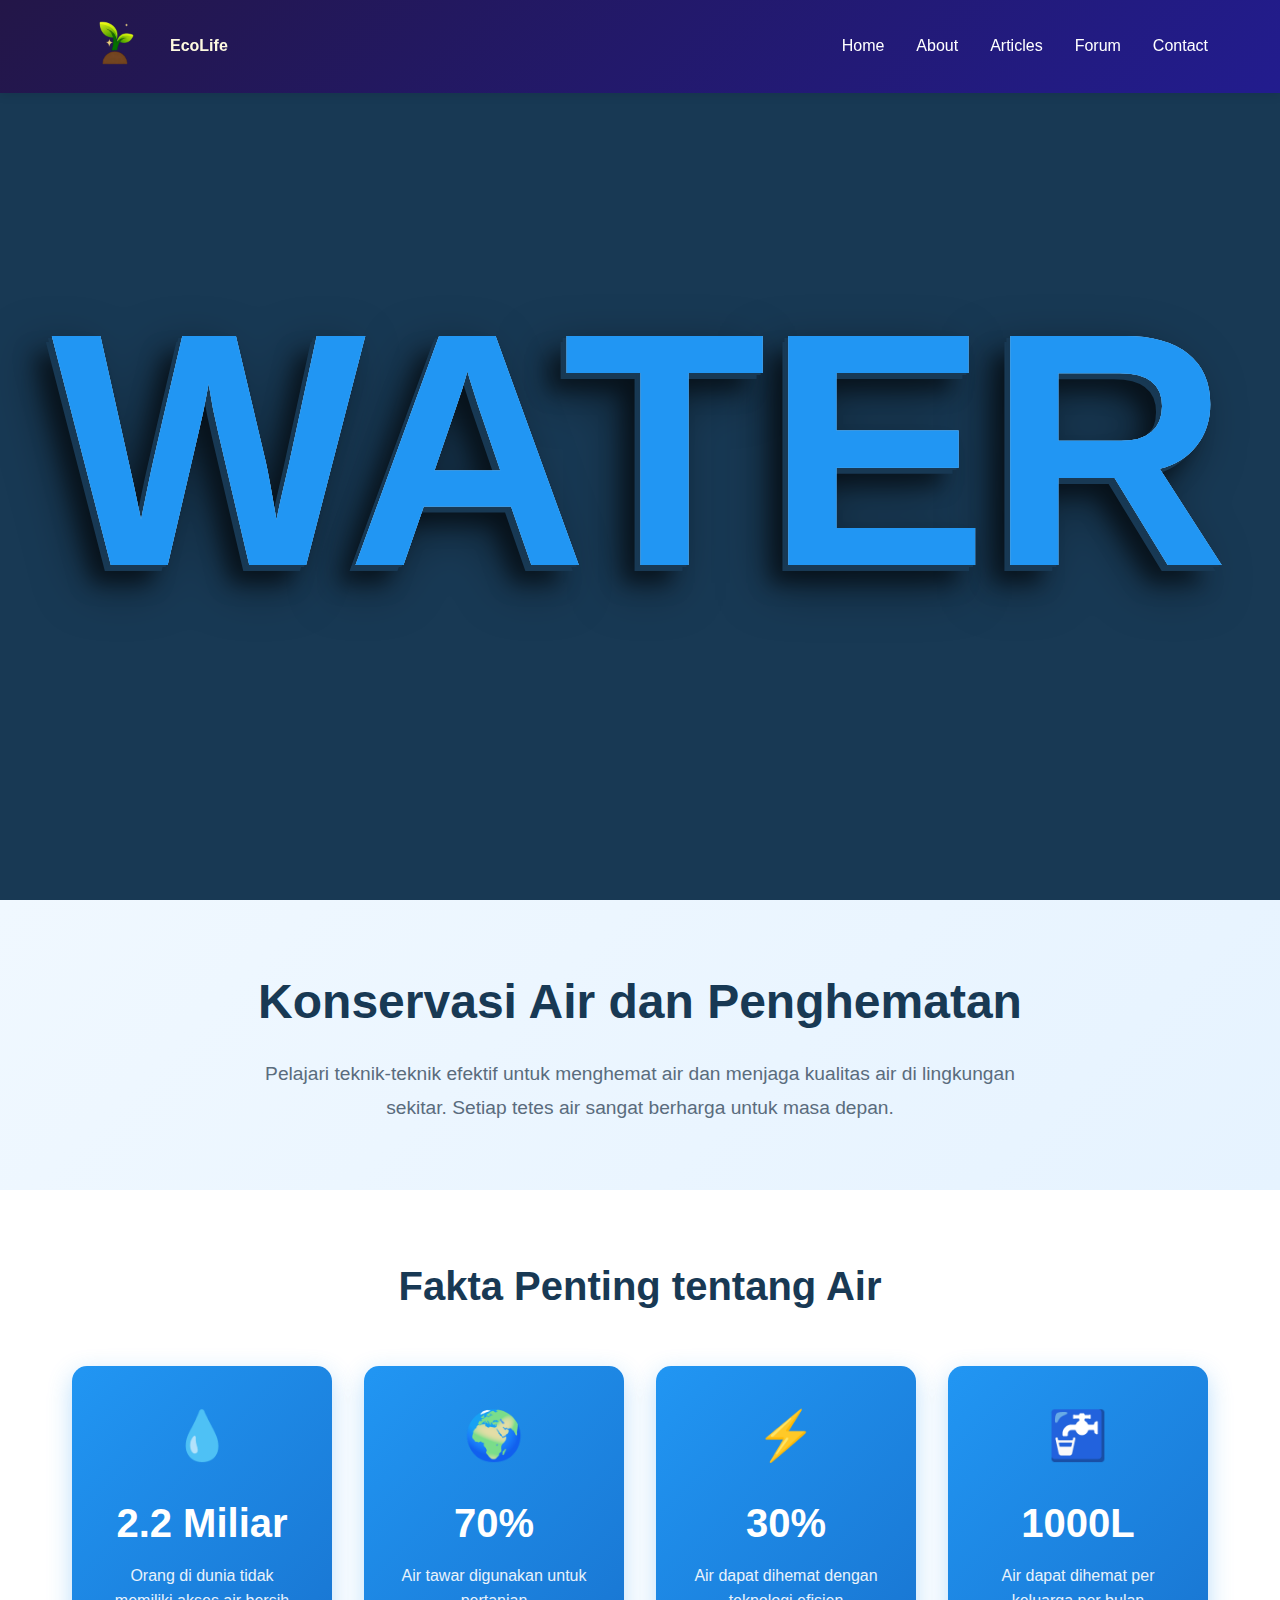
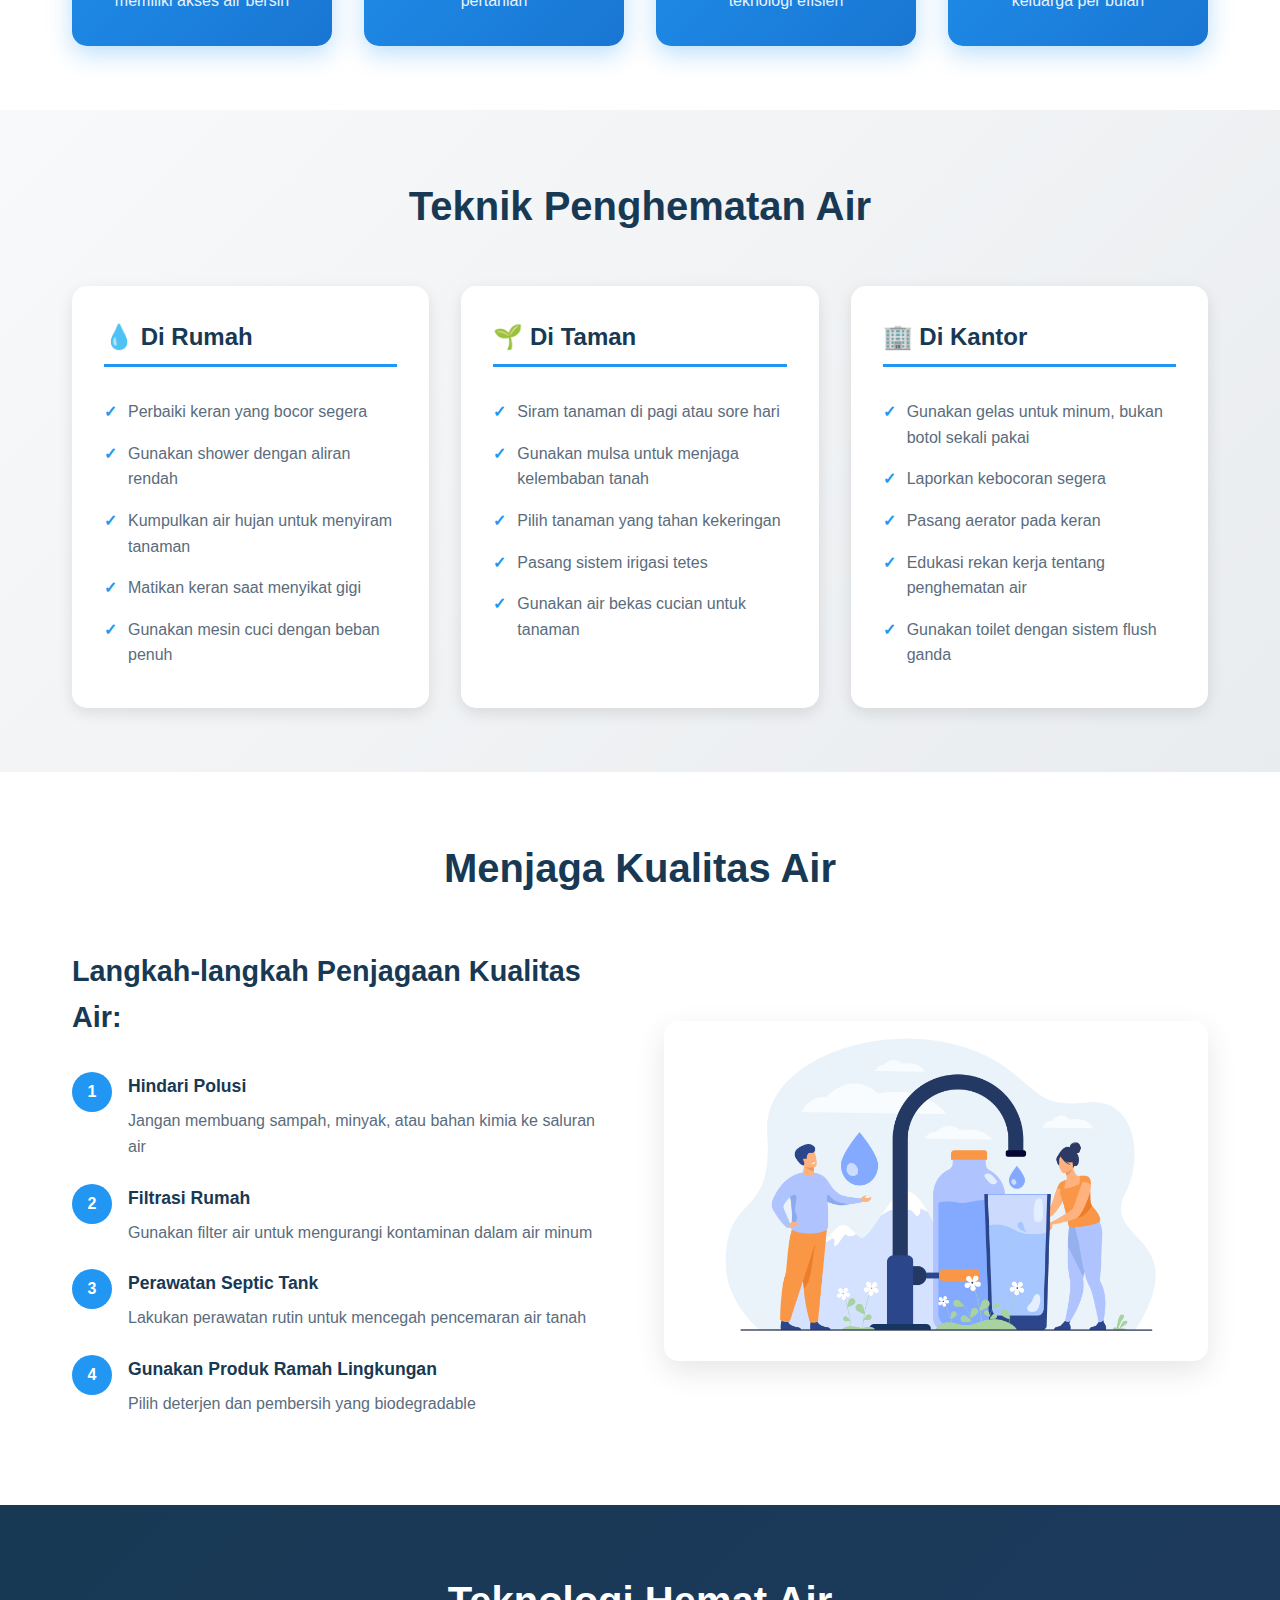
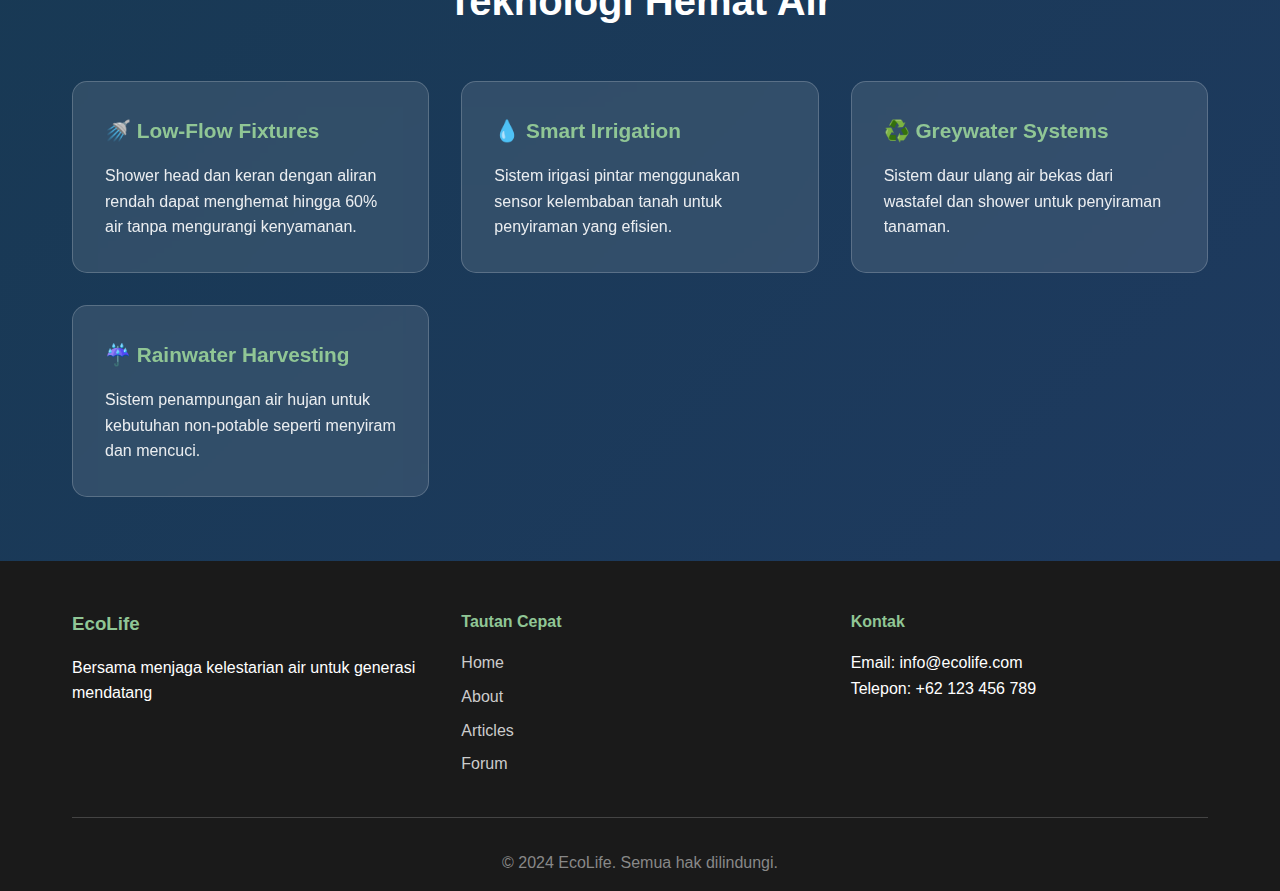
<file: air.html>
<!DOCTYPE html>
<html lang="en">
  <head>
    <meta charset="UTF-8" />
    <meta http-equiv="X-UA-Compatible" content="IE=edge" />
    <meta name="viewport" content="width=device-width, initial-scale=1.0" />
    <title>WATER - EcoLife Water Conservation</title>
    <link rel="stylesheet" type="text/css" href="css/water.css" />
  </head>
  <body>
    <!-- Header -->
    <header>
        <nav>
            <div class="logo">
                <img src="img/logo.png" alt="Logo" class="logo-icon">
                EcoLife
            </div>
            <ul class="nav-links">
                <li><a href="index.html">Home</a></li>
                <li><a href="about.html">About</a></li>
                <li><a href="artikel.html">Articles</a></li>
                <li><a href="Forum.html">Forum</a></li>
                <li><a href="contact.html">Contact</a></li>
            </ul>
        </nav>
    </header>

    <!-- Hero Section dengan animasi WATER -->
    <div class="liquid" id="home">
      <h2>WATER</h2>
      <h2>WATER</h2>
      <h2>WATER</h2>
      <h2>WATER</h2>
    </div>

    <!-- Water Conservation Content -->
    <main class="main-content">
      <!-- Introduction Section -->
      <section class="intro-section">
        <div class="container">
          <h1>Konservasi Air dan Penghematan</h1>
          <p class="intro-text">
            Pelajari teknik-teknik efektif untuk menghemat air dan menjaga kualitas air di lingkungan sekitar. 
            Setiap tetes air sangat berharga untuk masa depan.
          </p>
        </div>
      </section>

      <!-- Water Facts Section -->
      <section class="facts-section">
        <div class="container">
          <h2>Fakta Penting tentang Air</h2>
          <div class="facts-grid">
            <div class="fact-card">
              <div class="fact-icon">💧</div>
              <h3>2.2 Miliar</h3>
              <p>Orang di dunia tidak memiliki akses air bersih</p>
            </div>
            <div class="fact-card">
              <div class="fact-icon">🌍</div>
              <h3>70%</h3>
              <p>Air tawar digunakan untuk pertanian</p>
            </div>
            <div class="fact-card">
              <div class="fact-icon">⚡</div>
              <h3>30%</h3>
              <p>Air dapat dihemat dengan teknologi efisien</p>
            </div>
            <div class="fact-card">
              <div class="fact-icon">🚰</div>
              <h3>1000L</h3>
              <p>Air dapat dihemat per keluarga per bulan</p>
            </div>
          </div>
        </div>
      </section>

      <!-- Conservation Tips Section -->
      <section class="tips-section">
        <div class="container">
          <h2>Teknik Penghematan Air</h2>
          <div class="tips-grid">
            <div class="tip-category">
              <h3>💧 Di Rumah</h3>
              <ul class="tip-list">
                <li>Perbaiki keran yang bocor segera</li>
                <li>Gunakan shower dengan aliran rendah</li>
                <li>Kumpulkan air hujan untuk menyiram tanaman</li>
                <li>Matikan keran saat menyikat gigi</li>
                <li>Gunakan mesin cuci dengan beban penuh</li>
              </ul>
            </div>
            <div class="tip-category">
              <h3>🌱 Di Taman</h3>
              <ul class="tip-list">
                <li>Siram tanaman di pagi atau sore hari</li>
                <li>Gunakan mulsa untuk menjaga kelembaban tanah</li>
                <li>Pilih tanaman yang tahan kekeringan</li>
                <li>Pasang sistem irigasi tetes</li>
                <li>Gunakan air bekas cucian untuk tanaman</li>
              </ul>
            </div>
            <div class="tip-category">
              <h3>🏢 Di Kantor</h3>
              <ul class="tip-list">
                <li>Gunakan gelas untuk minum, bukan botol sekali pakai</li>
                <li>Laporkan kebocoran segera</li>
                <li>Pasang aerator pada keran</li>
                <li>Edukasi rekan kerja tentang penghematan air</li>
                <li>Gunakan toilet dengan sistem flush ganda</li>
              </ul>
            </div>
          </div>
        </div>
      </section>

      <!-- Water Quality Section -->
      <section class="quality-section">
        <div class="container">
          <h2>Menjaga Kualitas Air</h2>
          <div class="quality-content">
            <div class="quality-text">
              <h3>Langkah-langkah Penjagaan Kualitas Air:</h3>
              <div class="steps">
                <div class="step">
                  <span class="step-number">1</span>
                  <div class="step-content">
                    <h4>Hindari Polusi</h4>
                    <p>Jangan membuang sampah, minyak, atau bahan kimia ke saluran air</p>
                  </div>
                </div>
                <div class="step">
                  <span class="step-number">2</span>
                  <div class="step-content">
                    <h4>Filtrasi Rumah</h4>
                    <p>Gunakan filter air untuk mengurangi kontaminan dalam air minum</p>
                  </div>
                </div>
                <div class="step">
                  <span class="step-number">3</span>
                  <div class="step-content">
                    <h4>Perawatan Septic Tank</h4>
                    <p>Lakukan perawatan rutin untuk mencegah pencemaran air tanah</p>
                  </div>
                </div>
                <div class="step">
                  <span class="step-number">4</span>
                  <div class="step-content">
                    <h4>Gunakan Produk Ramah Lingkungan</h4>
                    <p>Pilih deterjen dan pembersih yang biodegradable</p>
                  </div>
                </div>
              </div>
            </div>
            <div class="quality-image">
              <img src="img/1.jpg" alt="Clean Water" />
            </div>
          </div>
        </div>
      </section>

      <!-- Technology Section -->
      <section class="tech-section">
        <div class="container">
          <h2>Teknologi Hemat Air</h2>
          <div class="tech-grid">
            <div class="tech-card">
              <h3>🚿 Low-Flow Fixtures</h3>
              <p>Shower head dan keran dengan aliran rendah dapat menghemat hingga 60% air tanpa mengurangi kenyamanan.</p>
            </div>
            <div class="tech-card">
              <h3>💧 Smart Irrigation</h3>
              <p>Sistem irigasi pintar menggunakan sensor kelembaban tanah untuk penyiraman yang efisien.</p>
            </div>
            <div class="tech-card">
              <h3>♻️ Greywater Systems</h3>
              <p>Sistem daur ulang air bekas dari wastafel dan shower untuk penyiraman tanaman.</p>
            </div>
            <div class="tech-card">
              <h3>☔ Rainwater Harvesting</h3>
              <p>Sistem penampungan air hujan untuk kebutuhan non-potable seperti menyiram dan mencuci.</p>
            </div>
          </div>
        </div>
      </section>
    <!-- Footer -->
    <footer>
      <div class="container">
        <div class="footer-content">
          <div class="footer-section">
            <h3>EcoLife</h3>
            <p>Bersama menjaga kelestarian air untuk generasi mendatang</p>
          </div>
          <div class="footer-section">
            <h4>Tautan Cepat</h4>
            <ul>
              <li><a href="#home">Home</a></li>
              <li><a href="about.html">About</a></li>
              <li><a href="artikel.html">Articles</a></li>
              <li><a href="Forum.html">Forum</a></li>
            </ul>
          </div>
          <div class="footer-section">
            <h4>Kontak</h4>
            <p>Email: info@ecolife.com</p>
            <p>Telepon: +62 123 456 789</p>
          </div>
        </div>
        <div class="footer-bottom">
          <p>&copy; 2024 EcoLife. Semua hak dilindungi.</p>
        </div>
      </div>
    </footer>
  </body>
</html>
</file>
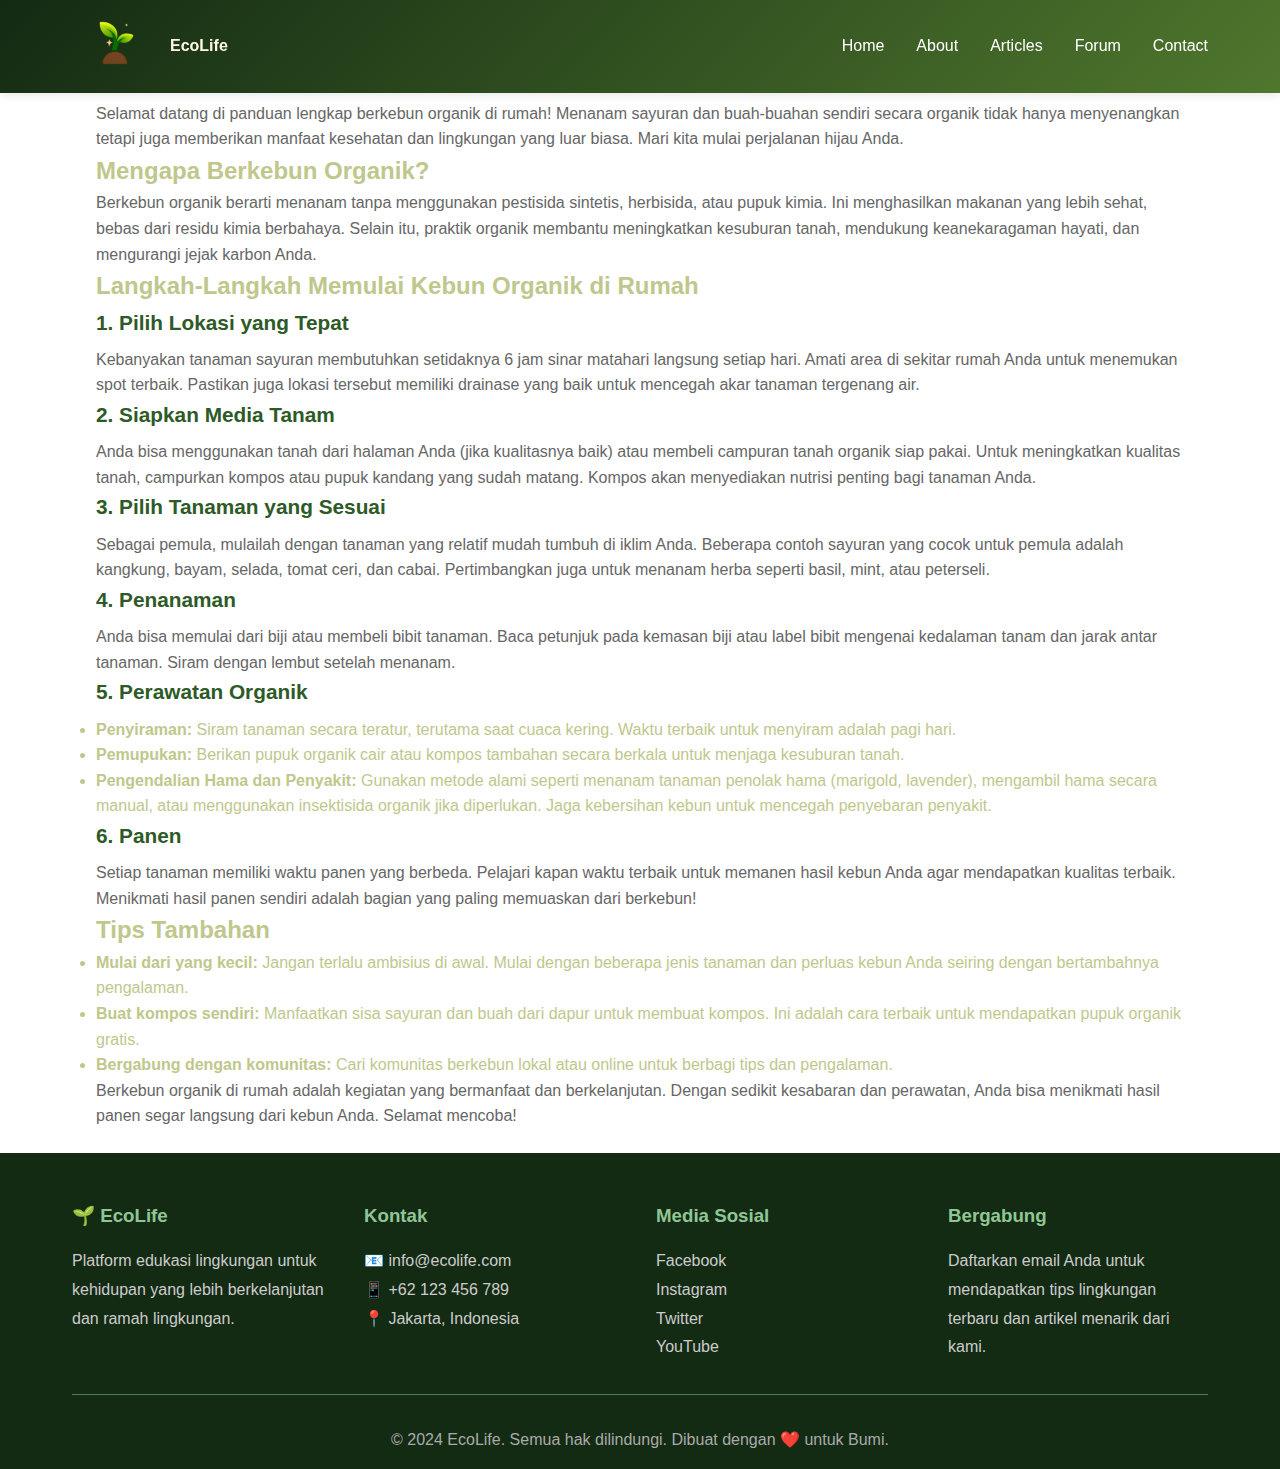
<file: artikel_berkebun_organik.html>
<!DOCTYPE html>
<html lang="id">
<head>
    <meta charset="UTF-8">
    <meta name="viewport" content="width=device-width, initial-scale=1.0">
    <title>Berkebun Organik di Rumah - EcoLife</title>
    <link rel="stylesheet" href="style.css">
    <!-- <link rel="stylesheet" href="css/artikel.css"> --> <!-- Consider creating an artikel.css if needed -->
</head>
<body>
    <!-- Header -->
     <header>
        <nav>
            <div class="logo">
                <img src="img/logo.png" alt="Logo" class="logo-icon">
                EcoLife
            </div>
            <ul class="nav-links">
                <li><a href="index.html">Home</a></li>
                <li><a href="about.html">About</a></li>
                <li><a href="artikel.html">Articles</a></li>
                <li><a href="Forum.html">Forum</a></li>
                <li><a href="contact.html">Contact</a></li>
            </ul>
        </nav>
    </header>

    <!-- Article Section -->
    <section class="article-section">
        <div class="container">
            <h1 class="article-title">Berkebun Organik di Rumah</h1>
            <div class="article-meta">
                <span>Dipublikasikan pada: 24 Mei 2024</span> <!-- Placeholder date -->
                <span>Oleh: EcoLife Team</span>
            </div>
            <div class="article-content">
                <p>Selamat datang di panduan lengkap berkebun organik di rumah! Menanam sayuran dan buah-buahan sendiri secara organik tidak hanya menyenangkan tetapi juga memberikan manfaat kesehatan dan lingkungan yang luar biasa. Mari kita mulai perjalanan hijau Anda.</p>
                
                <h2>Mengapa Berkebun Organik?</h2>
                <p>Berkebun organik berarti menanam tanpa menggunakan pestisida sintetis, herbisida, atau pupuk kimia. Ini menghasilkan makanan yang lebih sehat, bebas dari residu kimia berbahaya. Selain itu, praktik organik membantu meningkatkan kesuburan tanah, mendukung keanekaragaman hayati, dan mengurangi jejak karbon Anda.</p>
                
                <h2>Langkah-Langkah Memulai Kebun Organik di Rumah</h2>
                
                <h3>1. Pilih Lokasi yang Tepat</h3>
                <p>Kebanyakan tanaman sayuran membutuhkan setidaknya 6 jam sinar matahari langsung setiap hari. Amati area di sekitar rumah Anda untuk menemukan spot terbaik. Pastikan juga lokasi tersebut memiliki drainase yang baik untuk mencegah akar tanaman tergenang air.</p>
                
                <h3>2. Siapkan Media Tanam</h3>
                <p>Anda bisa menggunakan tanah dari halaman Anda (jika kualitasnya baik) atau membeli campuran tanah organik siap pakai. Untuk meningkatkan kualitas tanah, campurkan kompos atau pupuk kandang yang sudah matang. Kompos akan menyediakan nutrisi penting bagi tanaman Anda.</p>
                
                <h3>3. Pilih Tanaman yang Sesuai</h3>
                <p>Sebagai pemula, mulailah dengan tanaman yang relatif mudah tumbuh di iklim Anda. Beberapa contoh sayuran yang cocok untuk pemula adalah kangkung, bayam, selada, tomat ceri, dan cabai. Pertimbangkan juga untuk menanam herba seperti basil, mint, atau peterseli.</p>
                
                <h3>4. Penanaman</h3>
                <p>Anda bisa memulai dari biji atau membeli bibit tanaman. Baca petunjuk pada kemasan biji atau label bibit mengenai kedalaman tanam dan jarak antar tanaman. Siram dengan lembut setelah menanam.</p>
                
                <h3>5. Perawatan Organik</h3>
                <ul>
                    <li><strong>Penyiraman:</strong> Siram tanaman secara teratur, terutama saat cuaca kering. Waktu terbaik untuk menyiram adalah pagi hari.</li>
                    <li><strong>Pemupukan:</strong> Berikan pupuk organik cair atau kompos tambahan secara berkala untuk menjaga kesuburan tanah.</li>
                    <li><strong>Pengendalian Hama dan Penyakit:</strong> Gunakan metode alami seperti menanam tanaman penolak hama (marigold, lavender), mengambil hama secara manual, atau menggunakan insektisida organik jika diperlukan. Jaga kebersihan kebun untuk mencegah penyebaran penyakit.</li>
                </ul>
                
                <h3>6. Panen</h3>
                <p>Setiap tanaman memiliki waktu panen yang berbeda. Pelajari kapan waktu terbaik untuk memanen hasil kebun Anda agar mendapatkan kualitas terbaik. Menikmati hasil panen sendiri adalah bagian yang paling memuaskan dari berkebun!</p>
                
                <h2>Tips Tambahan</h2>
                <ul>
                    <li><strong>Mulai dari yang kecil:</strong> Jangan terlalu ambisius di awal. Mulai dengan beberapa jenis tanaman dan perluas kebun Anda seiring dengan bertambahnya pengalaman.</li>
                    <li><strong>Buat kompos sendiri:</strong> Manfaatkan sisa sayuran dan buah dari dapur untuk membuat kompos. Ini adalah cara terbaik untuk mendapatkan pupuk organik gratis.</li>
                    <li><strong>Bergabung dengan komunitas:</strong> Cari komunitas berkebun lokal atau online untuk berbagi tips dan pengalaman.</li>
                </ul>
                
                <p>Berkebun organik di rumah adalah kegiatan yang bermanfaat dan berkelanjutan. Dengan sedikit kesabaran dan perawatan, Anda bisa menikmati hasil panen segar langsung dari kebun Anda. Selamat mencoba!</p>
            </div>
        </div>
    </section>

    <!-- Footer -->
    <footer>
        <div class="container">
            <div class="footer-content">
                <div class="footer-section">
                    <h3>🌱 EcoLife</h3>
                    <p>Platform edukasi lingkungan untuk kehidupan yang lebih berkelanjutan dan ramah lingkungan.</p>
                </div>
                
                <div class="footer-section">
                    <h3>Kontak</h3>
                    <p>📧 info@ecolife.com</p>
                    <p>📱 +62 123 456 789</p>
                    <p>📍 Jakarta, Indonesia</p>
                </div>
                
                <div class="footer-section">
                    <h3>Media Sosial</h3>
                    <p><a href="https://www.facebook.com/profile.php?id=100008601467137">Facebook</a></p>
                    <p><a href="https://www.instagram.com/fadli_pratama/">Instagram</a></p>
                    <p><a href="https://twitter.com/fadli_pratama">Twitter</a></p>
                    <p><a href="https://www.youtube.com/@fadli_pratama">YouTube</a></p>
                </div>
                
                <div class="footer-section">
                    <h3>Bergabung</h3>
                    <p>Daftarkan email Anda untuk mendapatkan tips lingkungan terbaru dan artikel menarik dari kami.</p>
                </div>
            </div>
            
            <div class="footer-bottom">
                <p>&copy; 2024 EcoLife. Semua hak dilindungi. Dibuat dengan ❤️ untuk Bumi.</p>
            </div>
        </div>
    </footer>

    <script src="script.js"></script>
</body>
</html>
</file>
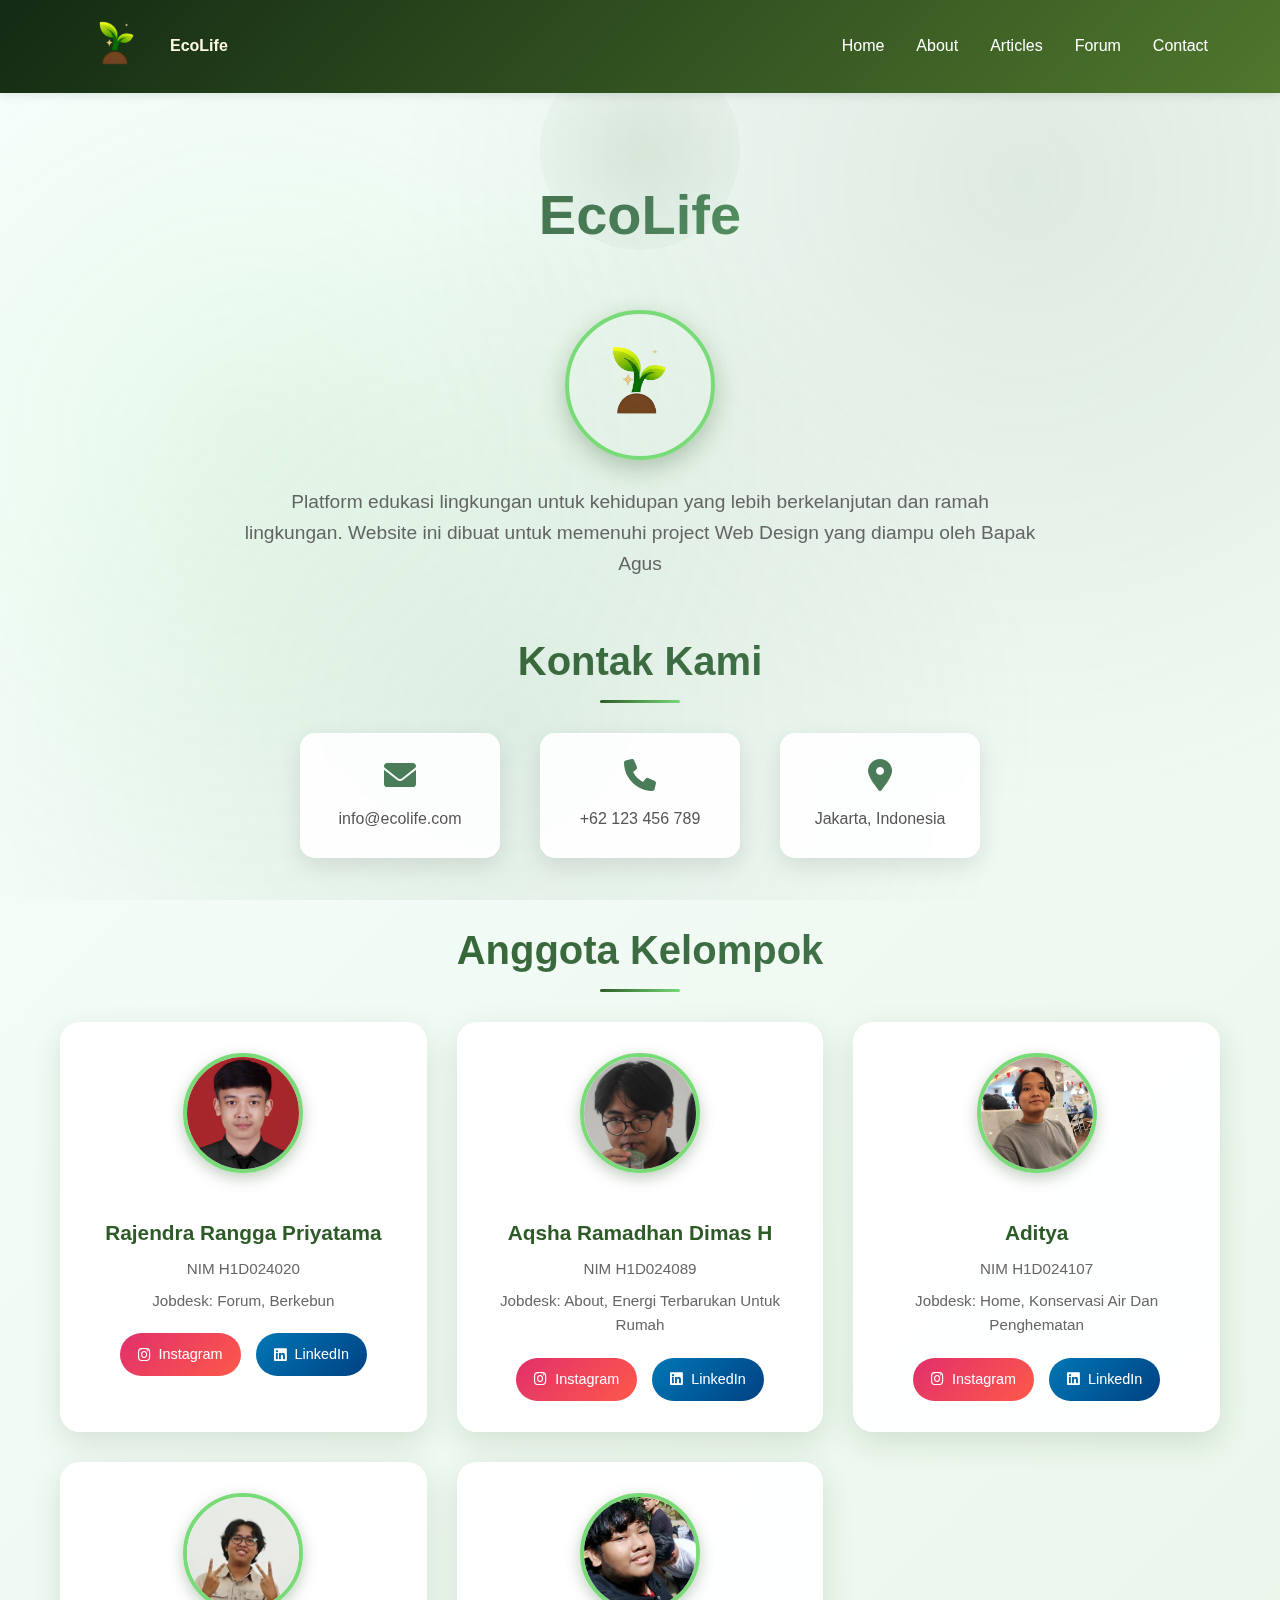
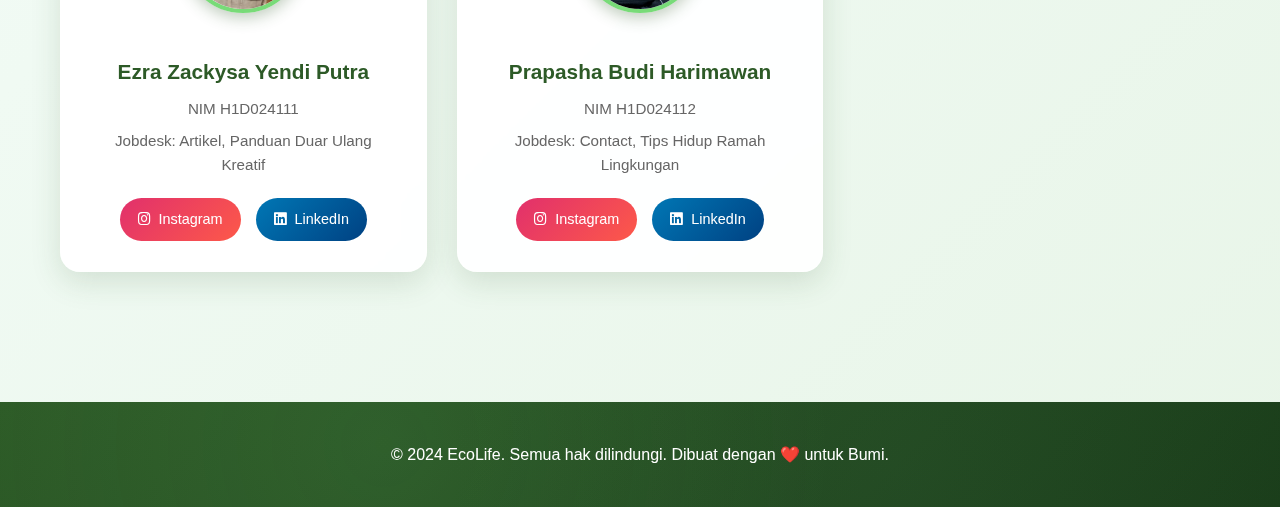
<file: contact.html>
<!DOCTYPE html>
<html lang="id">
<head>
    <meta charset="UTF-8">
    <meta name="viewport" content="width=device-width, initial-scale=1.0">
    <title>EcoLife - Kontak & Anggota Kelompok</title>
    <link href="https://cdnjs.cloudflare.com/ajax/libs/font-awesome/6.0.0/css/all.min.css" rel="stylesheet">
    <link rel="stylesheet" href="css/contact.css">
</head>
<body>
    <!-- Header -->
    <header>
        <nav>
            <div class="logo">
                <img src="img/logo.png" alt="Logo" class="logo-icon">
                EcoLife
            </div>
            <ul class="nav-links">
                <li><a href="index.html">Home</a></li>
                <li><a href="about.html">About</a></li>
                <li><a href="artikel.html">Articles</a></li>
                <li><a href="Forum.html">Forum</a></li>
                <li><a href="contact.html">Contact</a></li>
            </ul>
        </nav>
    </header>

    <!-- Contact & Team Section -->
    <section class="contact-section">
        <!-- Intro EcoLife -->
        <div class="intro-section">
            <h1>EcoLife</h1>
            <img src="img/logo.png" alt="Logo EcoLife" class="intro-logo">
            <p>Platform edukasi lingkungan untuk kehidupan yang lebih berkelanjutan dan ramah lingkungan. Website ini dibuat untuk memenuhi project Web Design yang diampu oleh Bapak Agus</p>
        </div>

        <h2 class="section-title">Kontak Kami</h2>
        <div class="contact-info">
            <div class="contact-item">
                <i class="fas fa-envelope"></i>
                <p>info@ecolife.com</p>
            </div>
            <div class="contact-item">
                <i class="fas fa-phone"></i>
                <p>+62 123 456 789</p>
            </div>
            <div class="contact-item">
                <i class="fas fa-map-marker-alt"></i>
                <p>Jakarta, Indonesia</p>
            </div>
        </div>

        <h2 class="section-title">Anggota Kelompok</h2>
        <div class="team-grid">
            <div class="team-card">
                <img src="img/Jendra.jpg" alt="Rajendra Rangga Priyatama">
                <h3>Rajendra Rangga Priyatama</h3>
                <p>NIM H1D024020</p>
                <p>Jobdesk: Forum, Berkebun </p>
                <div class="social-links">
                    <a href="https://www.instagram.com/mpesh_kemrenyesh/" class="social-link instagram-link" target="_blank">
                        <i class="fab fa-instagram"></i> Instagram
                    </a>
                    <a href="https://www.linkedin.com/in/rajendra-rangga-priyatama" class="social-link linkedin-link" target="_blank">
                        <i class="fab fa-linkedin"></i> LinkedIn
                    </a>
                </div>
            </div>

            <div class="team-card">
                <img src="img/aqsha.jpg" alt="Aqsha Ramadhan Dimas Haryanto">
                <h3>Aqsha Ramadhan Dimas H</h3>
                <p>NIM H1D024089</p>
                <p>Jobdesk: About, Energi Terbarukan Untuk Rumah</p>
                <div class="social-links">
                    <a href="https://www.instagram.com/_shaawhoo/" class="social-link instagram-link" target="_blank">
                        <i class="fab fa-instagram"></i> Instagram
                    </a>
                    <a href="https://www.linkedin.com/in/aqsha-ramadhan-dimas-haryanto-942074320/" class="social-link linkedin-link" target="_blank">
                        <i class="fab fa-linkedin"></i> LinkedIn
                    </a>
                </div>
            </div>

            <div class="team-card">
                <img src="img/adit.jpg" alt="Aditya">
                <h3>Aditya</h3>
                <p>NIM H1D024107</p>
                <p>Jobdesk: Home, Konservasi Air Dan Penghematan</p>
                <div class="social-links">
                    <a href="https://www.instagram.com/adtooo_/" class="social-link instagram-link" target="_blank">
                        <i class="fab fa-instagram"></i> Instagram
                    </a>
                    <a href="https://www.linkedin.com/in/aditya-419199259/" class="social-link linkedin-link" target="_blank">
                        <i class="fab fa-linkedin"></i> LinkedIn
                    </a>
                </div>
            </div>

            <div class="team-card">
                <img src="img/ejra.jpg" alt="Ezra Zackysa Yendi Putra">
                <h3>Ezra Zackysa Yendi Putra</h3>
                <p>NIM H1D024111</p>
                <p>Jobdesk: Artikel, Panduan Duar Ulang Kreatif</p>
                <div class="social-links">
                    <a href="https://www.instagram.com/esra_yppp/" class="social-link instagram-link" target="_blank">
                        <i class="fab fa-instagram"></i> Instagram
                    </a>
                    <a href="https://www.linkedin.com/in/ezra-zackysa-yendi-putra-8285501a1/" class="social-link linkedin-link" target="_blank">
                        <i class="fab fa-linkedin"></i> LinkedIn
                    </a>
                </div>
            </div>

            <div class="team-card">
                <img src="img/pasha.jpg" alt="Prapasha Budi Harimawan">
                <h3>Prapasha Budi Harimawan</h3>
                <p>NIM H1D024112</p>
                <p>Jobdesk: Contact, Tips Hidup Ramah Lingkungan</p>
                <div class="social-links">
                    <a href="https://www.instagram.com/prpsh_17/" class="social-link instagram-link" target="_blank">
                        <i class="fab fa-instagram"></i> Instagram
                    </a>
                    <a href="https://www.linkedin.com/in/prapasha-budi-h-184974322/" class="social-link linkedin-link" target="_blank">
                        <i class="fab fa-linkedin"></i> LinkedIn
                    </a>
                </div>
            </div>
        </div>
    </section>

    <!-- Footer -->
    <footer>
        <div class="footer-bottom">
            <p>&copy; 2024 EcoLife. Semua hak dilindungi. Dibuat dengan ❤️ untuk Bumi.</p>
        </div>
    </footer>

    <script src="script.js"></script>
</body>
</html>
</file>
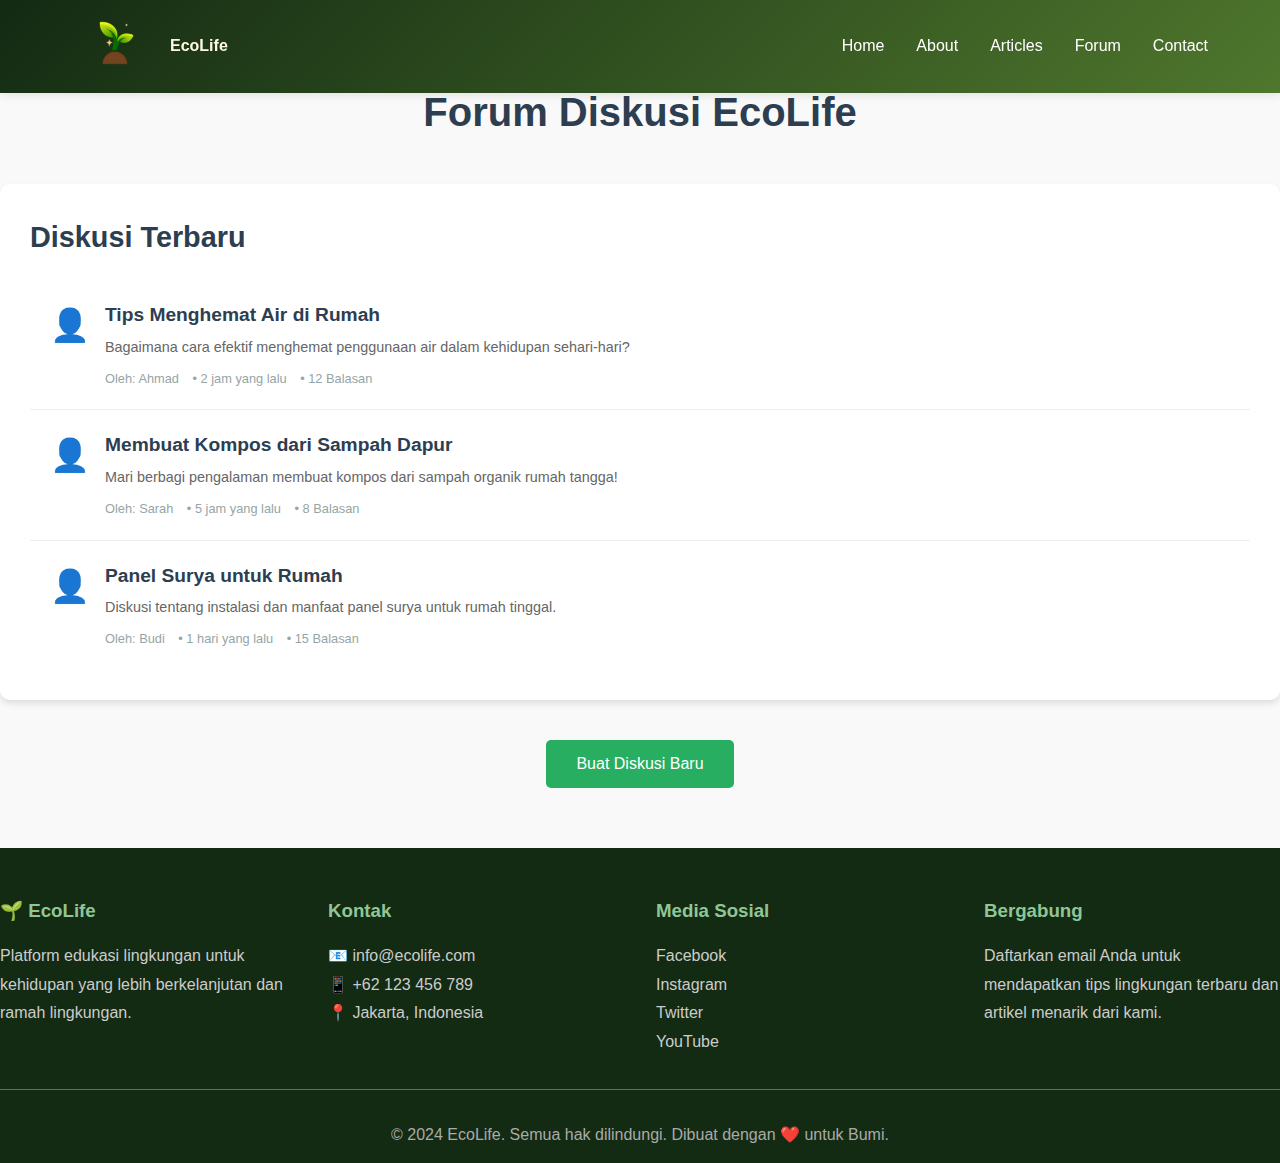
<file: forum.html>
<!DOCTYPE html>
<html lang="id">
<head>
    <meta charset="UTF-8">
    <meta name="viewport" content="width=device-width, initial-scale=1.0">
    <title>Forum - EcoLife</title>
    <link rel="stylesheet" href="css/forum.css">
    <link rel="shortcut icon" href="img/logo.png" type="image/x-icon">
</head>
<body>
    <!-- Header -->
    <header>
        <nav>
            <div class="logo">
                <img src="img/logo.png" alt="Logo" class="logo-icon">
                EcoLife
            </div>
            <ul class="nav-links">
                <li><a href="index.html">Home</a></li>
                <li><a href="about.html">About</a></li>
                <li><a href="artikel.html">Articles</a></li>
                <li><a href="Forum.html">Forum</a></li>
                <li><a href="contact.html">Contact</a></li>
            </ul>
        </nav>
    </header>

    <!-- Forum Section -->
    <section class="forum-section">
        <div class="container">
            <h1 class="section-title">Forum Diskusi EcoLife</h1>
            
            <!-- New Discussion Form (Initially Hidden) -->
            <div class="new-discussion-form-container" id="newDiscussionFormContainer" style="display: none;">
                <h2>Buat Diskusi Baru</h2>
                    <form id="newDiscussionForm" class="new-discussion-form">
                        <input type="text" id="discussionTitle" placeholder="Judul Diskusi" required>
                        <textarea id="discussionContent" placeholder="Isi diskusi Anda..." rows="5" required></textarea>
                        <input type="text" id="discussionAuthor" placeholder="Nama Anda" required>
                        <button type="submit" class="submit-discussion-btn">Kirim Diskusi</button>
                        <button type="button" class="cancel-discussion-btn" id="cancelDiscussionBtn">Batal</button>
                    </form>
                </div>

                <!-- Recent Discussions -->
                <div class="recent-discussions">
                    <h2>Diskusi Terbaru</h2>
                    <div class="discussion-list">
                        <div class="discussion-item">
                            <div class="discussion-avatar">👤</div>
                            <div class="discussion-content">
                                <h3>Tips Menghemat Air di Rumah</h3>
                                <p>Bagaimana cara efektif menghemat penggunaan air dalam kehidupan sehari-hari?</p>
                                <div class="discussion-meta">
                                    <span>Oleh: Ahmad</span>
                                    <span>• 2 jam yang lalu</span>
                                    <span>• 12 Balasan</span>
                                </div>
                            </div>
                        </div>

                        <div class="discussion-item">
                            <div class="discussion-avatar">👤</div>
                            <div class="discussion-content">
                                <h3>Membuat Kompos dari Sampah Dapur</h3>
                                <p>Mari berbagi pengalaman membuat kompos dari sampah organik rumah tangga!</p>
                                <div class="discussion-meta">
                                    <span>Oleh: Sarah</span>
                                    <span>• 5 jam yang lalu</span>
                                    <span>• 8 Balasan</span>
                                </div>
                            </div>
                        </div>

                        <div class="discussion-item">
                            <div class="discussion-avatar">👤</div>
                            <div class="discussion-content">
                                <h3>Panel Surya untuk Rumah</h3>
                                <p>Diskusi tentang instalasi dan manfaat panel surya untuk rumah tinggal.</p>
                                <div class="discussion-meta">
                                    <span>Oleh: Budi</span>
                                    <span>• 1 hari yang lalu</span>
                                    <span>• 15 Balasan</span>
                                </div>
                            </div>
                        </div>
                    </div>
                </div>

            <!-- New Discussion Button -->
            <div class="new-discussion">
                <button class="create-discussion-btn" id="createDiscussionBtn">Buat Diskusi Baru</button>
            </div>
        </div>
    </section>

    <!-- Footer -->
    <footer>
        <div class="container">
            <div class="footer-content">
                <div class="footer-section">
                    <h3>🌱 EcoLife</h3>
                    <p>Platform edukasi lingkungan untuk kehidupan yang lebih berkelanjutan dan ramah lingkungan.</p>
                </div>
                
                <div class="footer-section">
                    <h3>Kontak</h3>
                    <p>📧 info@ecolife.com</p>
                    <p>📱 +62 123 456 789</p>
                    <p>📍 Jakarta, Indonesia</p>
                </div>
                
                <div class="footer-section">
                    <h3>Media Sosial</h3>
                    <p><a href="https://www.facebook.com/profile.php?id=100008601467137">Facebook</a></p>
                    <p><a href="https://www.instagram.com/fadli_pratama/">Instagram</a></p>
                    <p><a href="https://twitter.com/fadli_pratama">Twitter</a></p>
                    <p><a href="https://www.youtube.com/@fadli_pratama">YouTube</a></p>
                </div>
                
                <div class="footer-section">
                    <h3>Bergabung</h3>
                    <p>Daftarkan email Anda untuk mendapatkan tips lingkungan terbaru dan artikel menarik dari kami.</p>
                </div>
            </div>
            
            <div class="footer-bottom">
                <p>&copy; 2024 EcoLife. Semua hak dilindungi. Dibuat dengan ❤️ untuk Bumi.</p>
            </div>
        </div>
    </footer>

    <script src="script.js"></script>
</body>
</html>
</file>
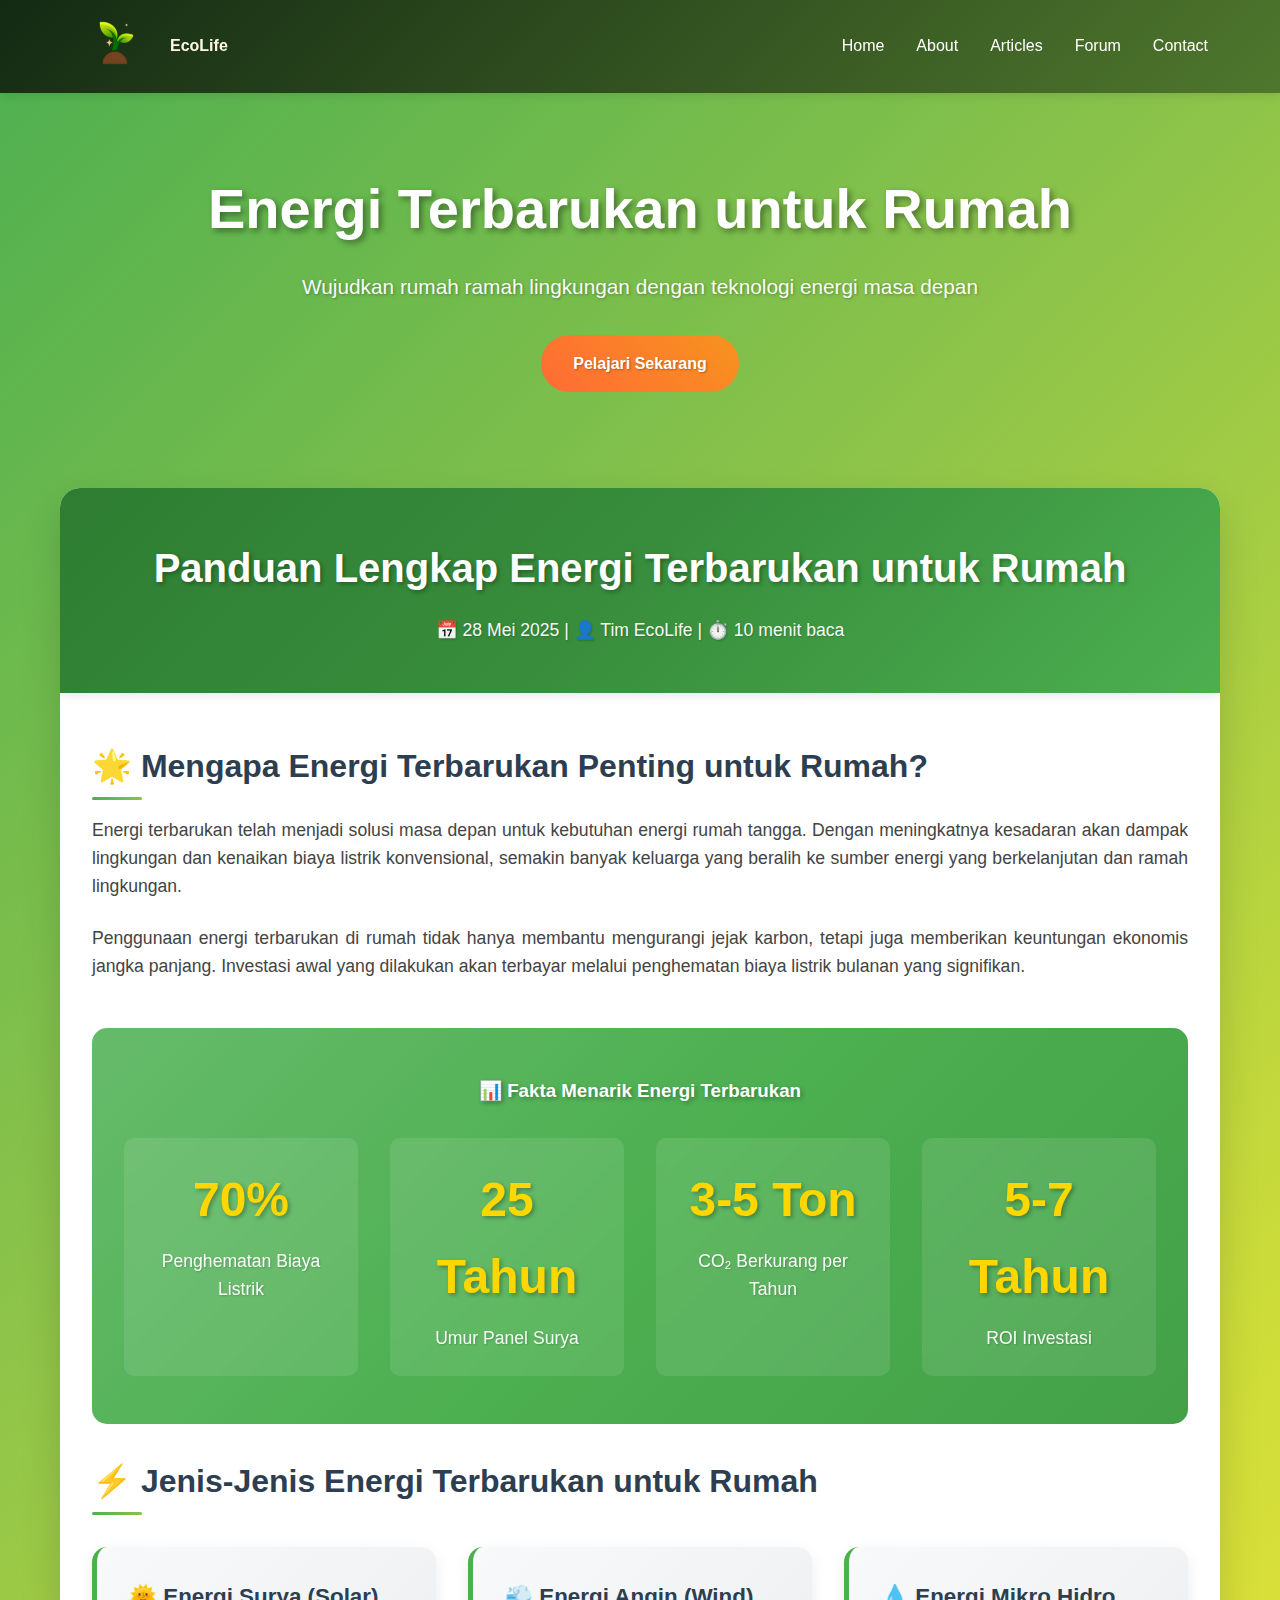
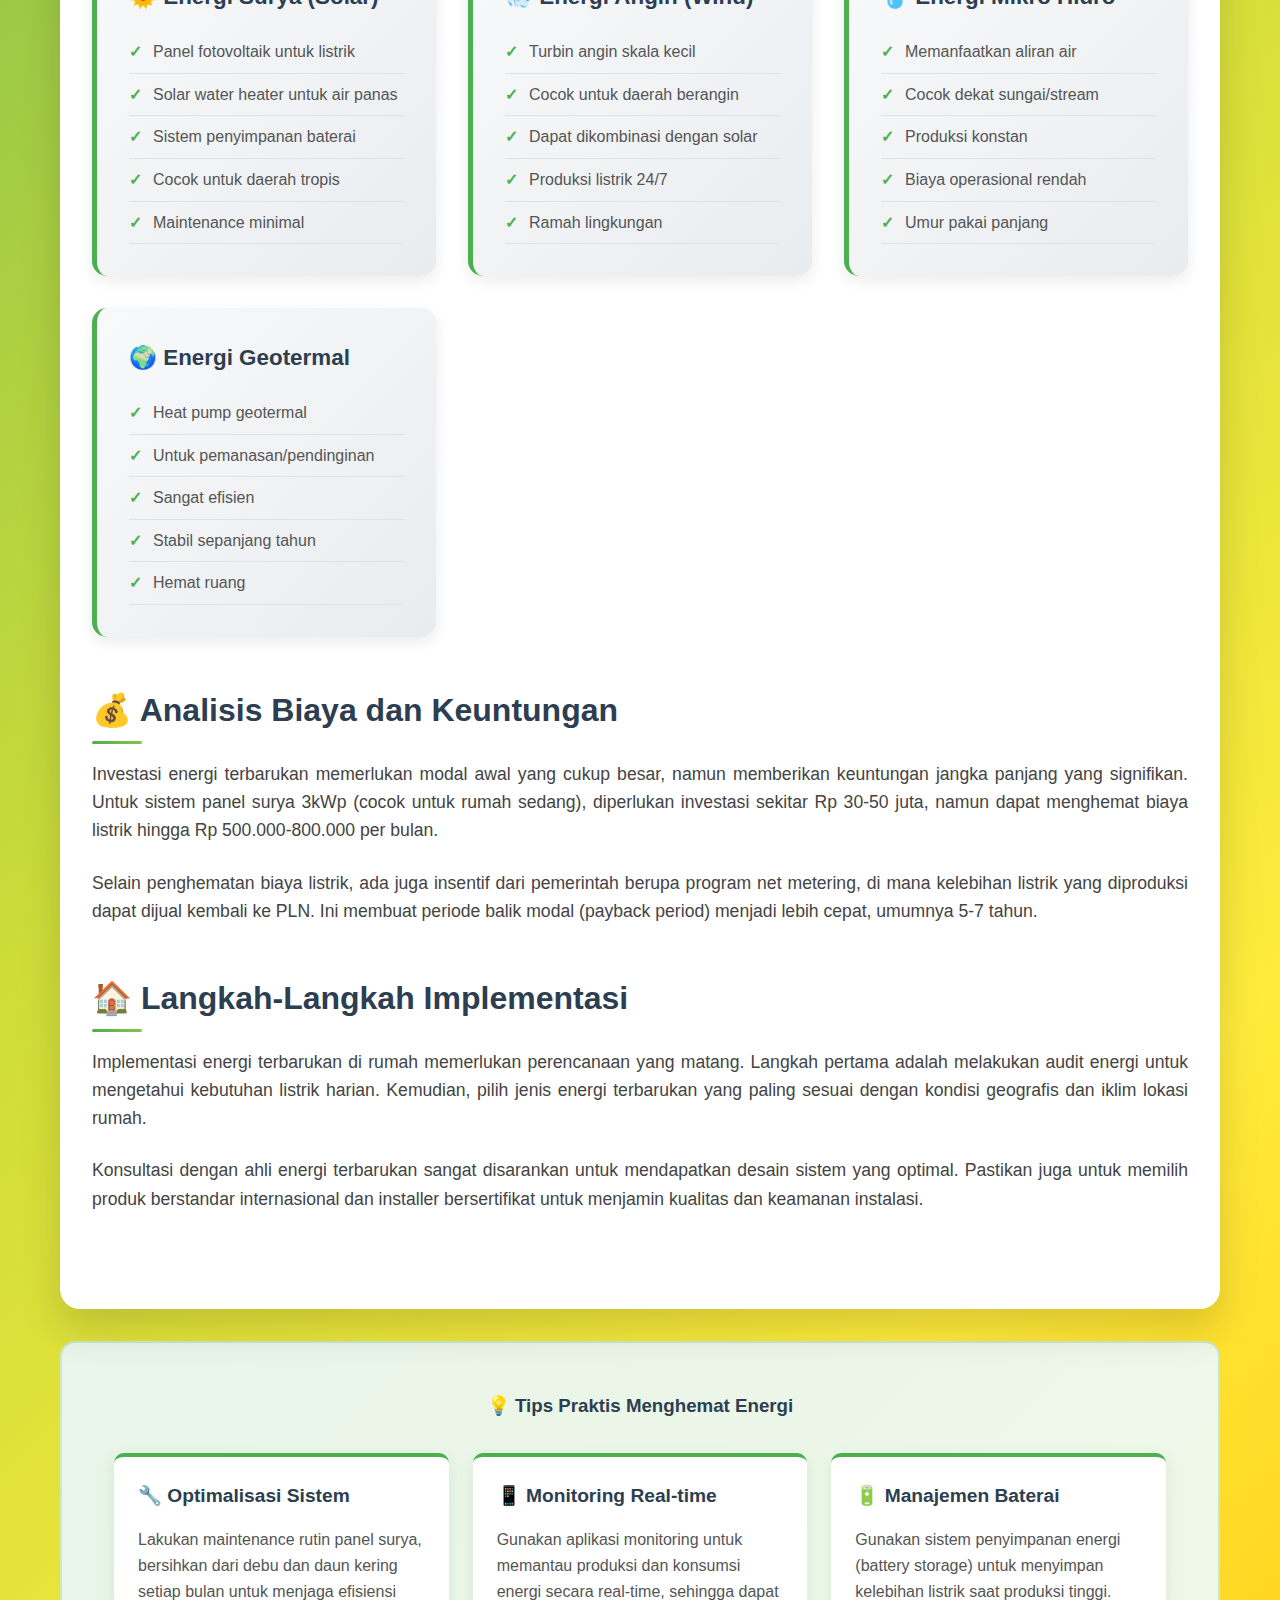
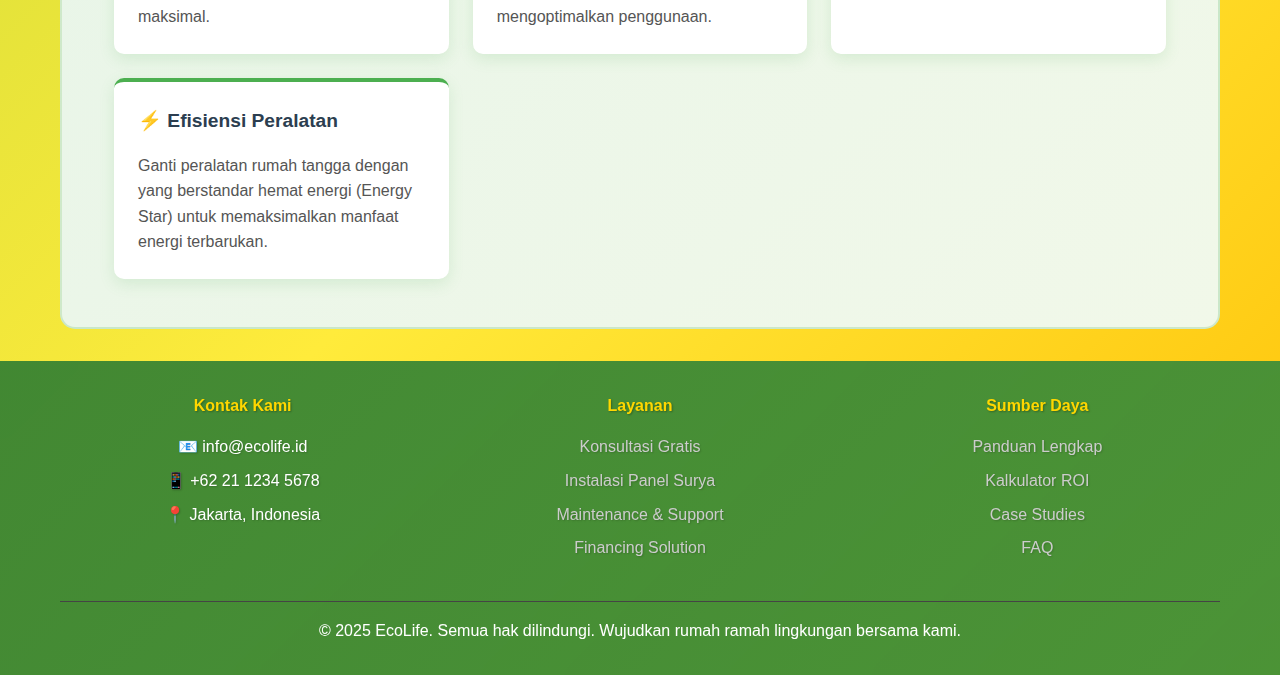
<file: tebarukan.html>
<!DOCTYPE html>
<html lang="id">
<head>
    <meta charset="UTF-8">
    <meta name="viewport" content="width=device-width, initial-scale=1.0">
    <title>EcoLife - Energi Terbarukan untuk Rumah</title>
    <link rel="stylesheet" href="css/tebarukan.css">
</head>
<body>
    <header>
        <nav>
            <div class="logo">
                <img src="img/logo.png" alt="Logo" class="logo-icon">
                EcoLife
            </div>
            <ul class="nav-links">
                <li><a href="index.html">Home</a></li>
                <li><a href="about.html">About</a></li>
                <li><a href="artikel.html">Articles</a></li>
                <li><a href="Forum.html">Forum</a></li>
                <li><a href="contact.html">Contact</a></li>
            </ul>
        </nav>
    </header>
    <section class="hero" id="beranda">
        <div class="container">
            <h1>Energi Terbarukan untuk Rumah</h1>
            <p>Wujudkan rumah ramah lingkungan dengan teknologi energi masa depan</p>
            <a href="#artikel" class="cta-button">Pelajari Sekarang</a>
        </div>
    </section>

    <main class="container">
        <article class="main-content" id="artikel">
            <header class="article-header">
                <h2>Panduan Lengkap Energi Terbarukan untuk Rumah</h2>
                <div class="article-meta">
                    <span>📅 28 Mei 2025</span> | 
                    <span>👤 Tim EcoLife</span> | 
                    <span>⏱️ 10 menit baca</span>
                </div>
            </header>

            <div class="article-content">
                <section class="section">
                    <h3>🌟 Mengapa Energi Terbarukan Penting untuk Rumah?</h3>
                    <p>
                        Energi terbarukan telah menjadi solusi masa depan untuk kebutuhan energi rumah tangga. Dengan meningkatnya kesadaran akan dampak lingkungan dan kenaikan biaya listrik konvensional, semakin banyak keluarga yang beralih ke sumber energi yang berkelanjutan dan ramah lingkungan.
                    </p>
                    <p>
                        Penggunaan energi terbarukan di rumah tidak hanya membantu mengurangi jejak karbon, tetapi juga memberikan keuntungan ekonomis jangka panjang. Investasi awal yang dilakukan akan terbayar melalui penghematan biaya listrik bulanan yang signifikan.
                    </p>
                </section>

                <div class="stats-section">
                    <h3>📊 Fakta Menarik Energi Terbarukan</h3>
                    <div class="stats-grid">
                        <div class="stat-item">
                            <span class="stat-number">70%</span>
                            <span class="stat-label">Penghematan Biaya Listrik</span>
                        </div>
                        <div class="stat-item">
                            <span class="stat-number">25 Tahun</span>
                            <span class="stat-label">Umur Panel Surya</span>
                        </div>
                        <div class="stat-item">
                            <span class="stat-number">3-5 Ton</span>
                            <span class="stat-label">CO₂ Berkurang per Tahun</span>
                        </div>
                        <div class="stat-item">
                            <span class="stat-number">5-7 Tahun</span>
                            <span class="stat-label">ROI Investasi</span>
                        </div>
                    </div>
                </div>

                <section class="section">
                    <h3>⚡ Jenis-Jenis Energi Terbarukan untuk Rumah</h3>
                    <div class="energy-grid">
                        <div class="energy-card">
                            <h4>🌞 Energi Surya (Solar)</h4>
                            <ul>
                                <li>Panel fotovoltaik untuk listrik</li>
                                <li>Solar water heater untuk air panas</li>
                                <li>Sistem penyimpanan baterai</li>
                                <li>Cocok untuk daerah tropis</li>
                                <li>Maintenance minimal</li>
                            </ul>
                        </div>
                        
                        <div class="energy-card">
                            <h4>💨 Energi Angin (Wind)</h4>
                            <ul>
                                <li>Turbin angin skala kecil</li>
                                <li>Cocok untuk daerah berangin</li>
                                <li>Dapat dikombinasi dengan solar</li>
                                <li>Produksi listrik 24/7</li>
                                <li>Ramah lingkungan</li>
                            </ul>
                        </div>
                        
                        <div class="energy-card">
                            <h4>💧 Energi Mikro Hidro</h4>
                            <ul>
                                <li>Memanfaatkan aliran air</li>
                                <li>Cocok dekat sungai/stream</li>
                                <li>Produksi konstan</li>
                                <li>Biaya operasional rendah</li>
                                <li>Umur pakai panjang</li>
                            </ul>
                        </div>
                        
                        <div class="energy-card">
                            <h4>🌍 Energi Geotermal</h4>
                            <ul>
                                <li>Heat pump geotermal</li>
                                <li>Untuk pemanasan/pendinginan</li>
                                <li>Sangat efisien</li>
                                <li>Stabil sepanjang tahun</li>
                                <li>Hemat ruang</li>
                            </ul>
                        </div>
                    </div>
                </section>

                <section class="section">
                    <h3>💰 Analisis Biaya dan Keuntungan</h3>
                    <p>
                        Investasi energi terbarukan memerlukan modal awal yang cukup besar, namun memberikan keuntungan jangka panjang yang signifikan. Untuk sistem panel surya 3kWp (cocok untuk rumah sedang), diperlukan investasi sekitar Rp 30-50 juta, namun dapat menghemat biaya listrik hingga Rp 500.000-800.000 per bulan.
                    </p>
                    <p>
                        Selain penghematan biaya listrik, ada juga insentif dari pemerintah berupa program net metering, di mana kelebihan listrik yang diproduksi dapat dijual kembali ke PLN. Ini membuat periode balik modal (payback period) menjadi lebih cepat, umumnya 5-7 tahun.
                    </p>
                </section>

                <section class="section">
                    <h3>🏠 Langkah-Langkah Implementasi</h3>
                    <p>
                        Implementasi energi terbarukan di rumah memerlukan perencanaan yang matang. Langkah pertama adalah melakukan audit energi untuk mengetahui kebutuhan listrik harian. Kemudian, pilih jenis energi terbarukan yang paling sesuai dengan kondisi geografis dan iklim lokasi rumah.
                    </p>
                    <p>
                        Konsultasi dengan ahli energi terbarukan sangat disarankan untuk mendapatkan desain sistem yang optimal. Pastikan juga untuk memilih produk berstandar internasional dan installer bersertifikat untuk menjamin kualitas dan keamanan instalasi.
                    </p>
                </section>
            </div>
        </article>

        <section class="tips-section" id="tips">
            <div class="container">
                <h3 style="text-align: center; color: #2c3e50; margin-bottom: 1rem;">💡 Tips Praktis Menghemat Energi</h3>
                <div class="tips-grid">
                    <div class="tip-card">
                        <h5>🔧 Optimalisasi Sistem</h5>
                        <p>Lakukan maintenance rutin panel surya, bersihkan dari debu dan daun kering setiap bulan untuk menjaga efisiensi maksimal.</p>
                    </div>
                    <div class="tip-card">
                        <h5>📱 Monitoring Real-time</h5>
                        <p>Gunakan aplikasi monitoring untuk memantau produksi dan konsumsi energi secara real-time, sehingga dapat mengoptimalkan penggunaan.</p>
                    </div>
                    <div class="tip-card">
                        <h5>🔋 Manajemen Baterai</h5>
                        <p>Gunakan sistem penyimpanan energi (battery storage) untuk menyimpan kelebihan listrik saat produksi tinggi.</p>
                    </div>
                    <div class="tip-card">
                        <h5>⚡ Efisiensi Peralatan</h5>
                        <p>Ganti peralatan rumah tangga dengan yang berstandar hemat energi (Energy Star) untuk memaksimalkan manfaat energi terbarukan.</p>
                    </div>
                </div>
            </div>
        </section>
    </main>

    <footer id="kontak">
        <div class="container">
            <div class="footer-content">
                <div class="footer-section">
                    <h4>Kontak Kami</h4>
                    <p>📧 info@ecolife.id</p>
                    <p>📱 +62 21 1234 5678</p>
                    <p>📍 Jakarta, Indonesia</p>
                </div>
                <div class="footer-section">
                    <h4>Layanan</h4>
                    <ul class="footer-links">
                        <li><a href="#">Konsultasi Gratis</a></li>
                        <li><a href="#">Instalasi Panel Surya</a></li>
                        <li><a href="#">Maintenance & Support</a></li>
                        <li><a href="#">Financing Solution</a></li>
                    </ul>
                </div>
                <div class="footer-section">
                    <h4>Sumber Daya</h4>
                    <ul class="footer-links">
                        <li><a href="#">Panduan Lengkap</a></li>
                        <li><a href="#">Kalkulator ROI</a></li>
                        <li><a href="#">Case Studies</a></li>
                        <li><a href="#">FAQ</a></li>
                    </ul>
                </div>
            </div>
            <div style="border-top: 1px solid #444; padding-top: 1rem; margin-top: 2rem;">
                <p>&copy; 2025 EcoLife. Semua hak dilindungi. Wujudkan rumah ramah lingkungan bersama kami.</p>
            </div>
        </div>
    </footer>
</body>
</html>
</file>
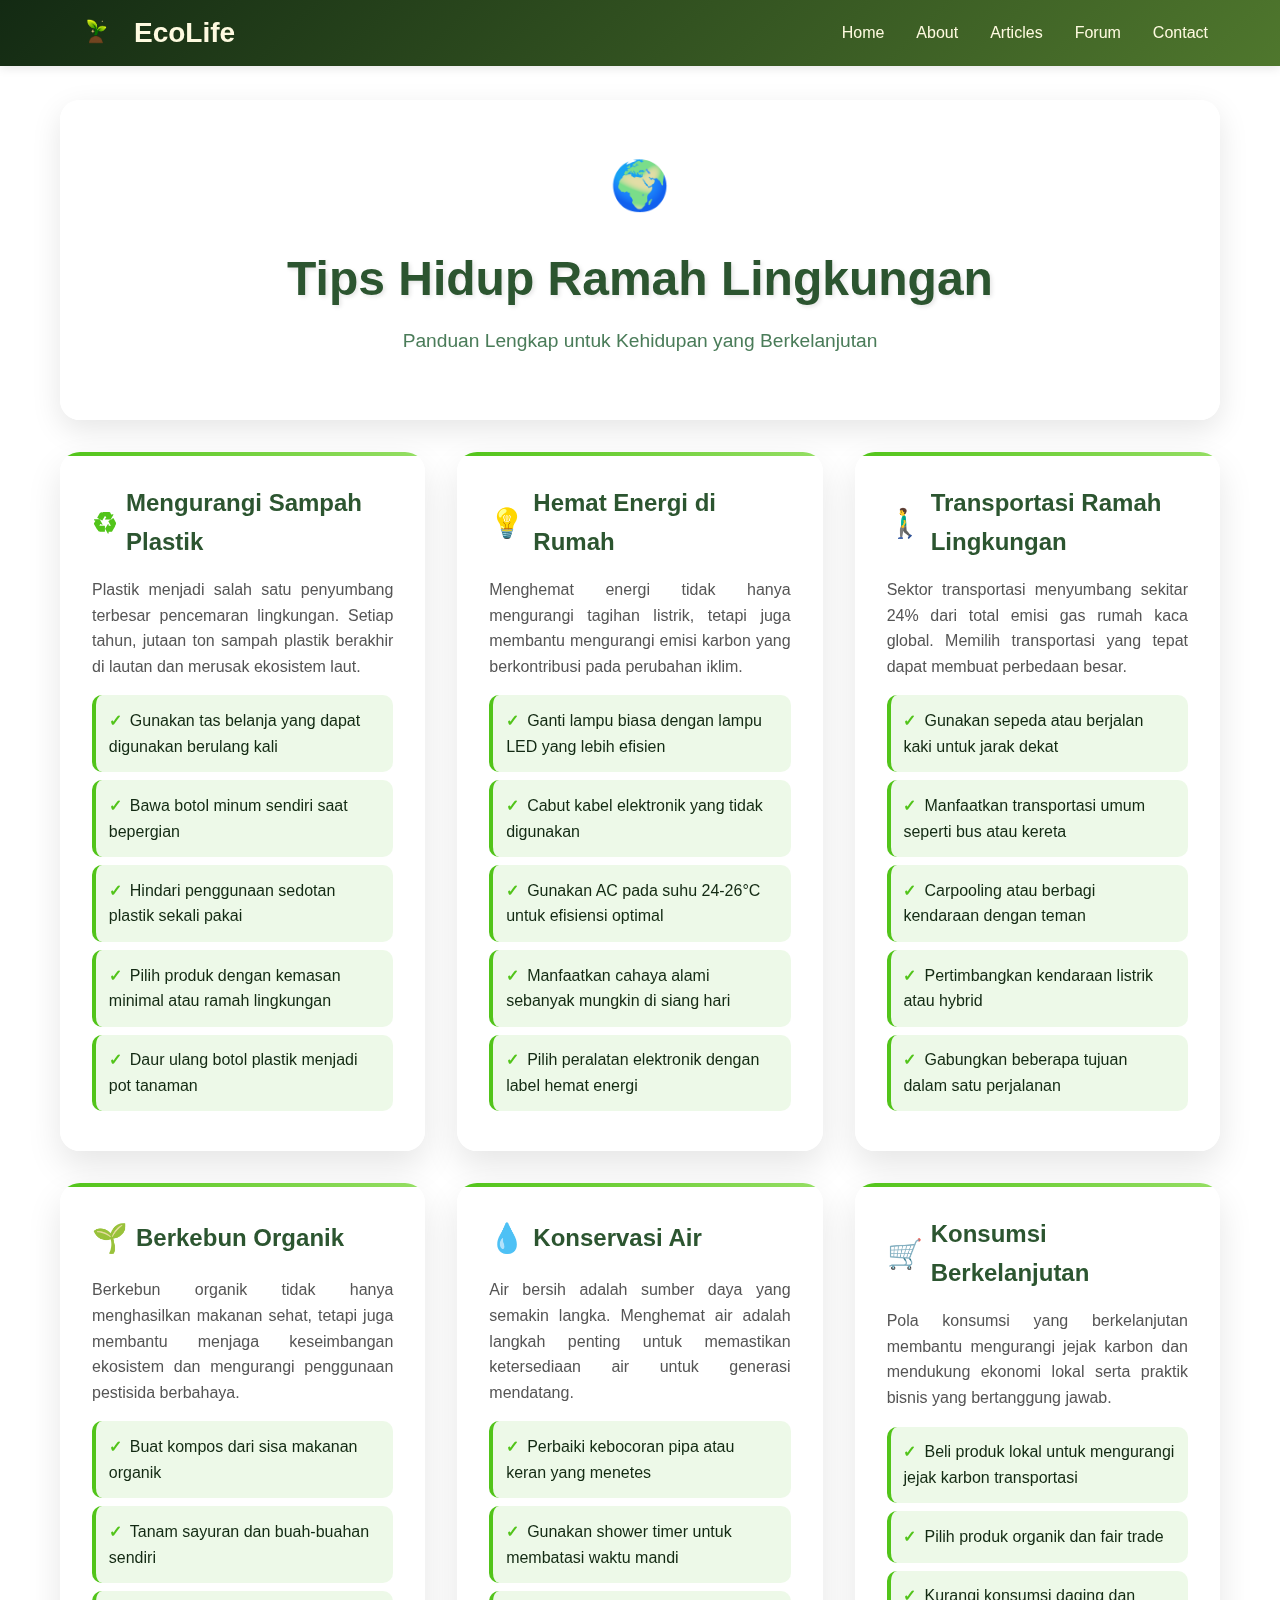
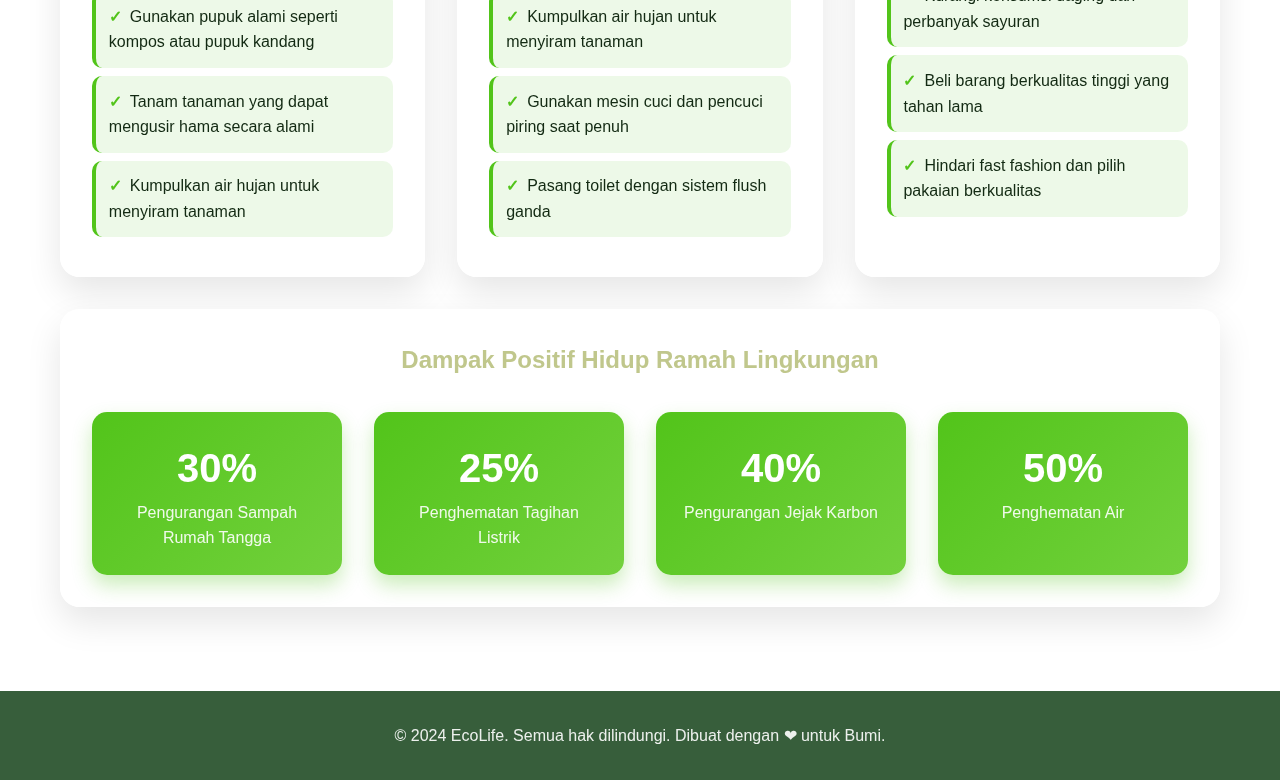
<file: tips_hemat.html>
<!DOCTYPE html>
<html lang="id">
<head>
    <meta charset="UTF-8">
    <meta name="viewport" content="width=device-width, initial-scale=1.0">
    <title>EcoLife - Tips Hidup Ramah Lingkungan</title>
    <link href="https://cdnjs.cloudflare.com/ajax/libs/font-awesome/6.0.0/css/all.min.css" rel="stylesheet">
    <style>
        * {
            margin: 0;
            padding: 0;
            box-sizing: border-box;
        }

        body {
            font-family: 'Arial', sans-serif;
            line-height: 1.6;
            color: #C0C78C; 
            padding-top: 80px; 
        }

        /* Header & Nav */
        header {
            background: linear-gradient(135deg, #132a13, #4f772d);
            color: #FEFAE0;
            padding: 0.5rem 0; /* Sedikit mengurangi padding agar header tidak terlalu tinggi dengan gambar */
            position: fixed;
            width: 100%;
            top: 0;
            z-index: 1000;
            box-shadow: 0 2px 10px rgba(0, 0, 0, 0.1);
        }

        nav {
            display: flex;
            justify-content: space-between;
            align-items: center;
            max-width: 1200px;
            margin: 0 auto;
            padding: 0 2rem;
        }

        .logo {
            display: flex;
            align-items: center;
        }

        /* Styling untuk LOGO GAMBAR */
        .logo-img-container {
            width: 50px;  
            height: 50px; 
            margin-right: 0.75rem;
            display: flex;
            align-items: center;
            justify-content: center;
        }

        .logo-img-container img {
            max-width: 100%;
            max-height: 100%;
            object-fit: contain;
        }

        .logo-text {
            font-size: 1.75rem; 
            font-weight: bold;
            color: #FEFAE0;
            line-height: 1; 
        }

        .nav-links {
            display: flex;
            align-items: center; 
            gap: 2rem;
            list-style: none;
        }

        .nav-links a {
            color: #FEFAE0; 
            text-decoration: none;
            font-weight: 500;
            font-size: 1rem; 
            transition: color 0.3s ease;
        }

        .nav-links a:hover {
            color: #90c695;
        }

        .container {
            max-width: 1200px;
            margin: 0 auto;
            padding: 20px;
        }

        .hero-section {
            background: rgba(255, 255, 255, 0.95);
            backdrop-filter: blur(10px);
            border-radius: 20px;
            padding: 3rem;
            margin-bottom: 2rem;
            box-shadow: 0 10px 30px rgba(0, 0, 0, 0.1);
            text-align: center;
            animation: slideDown 0.8s ease-out;
        }

        @keyframes slideDown {
            from {
                opacity: 0;
                transform: translateY(-30px);
            }
            to {
                opacity: 1;
                transform: translateY(0);
            }
        }

        h1 {
            color: #2c5530;
            font-size: 3rem;
            margin-bottom: 0.5rem;
            text-shadow: 2px 2px 4px rgba(0, 0, 0, 0.1);
        }

        .subtitle {
            color: #4a7c59;
            font-size: 1.2rem;
            font-weight: 300;
            margin-bottom: 1rem;
        }

        .leaf-icon {
            font-size: 3rem;
            color: #52c41a;
            margin-bottom: 1rem;
            animation: bounce 2s infinite;
        }

        .article-grid {
            display: grid;
            grid-template-columns: repeat(auto-fit, minmax(350px, 1fr));
            gap: 2rem;
            margin-bottom: 2rem;
        }

        .article-card {
            background: rgba(255, 255, 255, 0.95);
            backdrop-filter: blur(10px);
            border-radius: 20px;
            padding: 2rem;
            box-shadow: 0 15px 35px rgba(0, 0, 0, 0.1);
            transition: all 0.3s ease;
            animation: fadeInUp 0.8s ease-out;
            position: relative;
            overflow: hidden;
        }

        .article-card::before {
            content: '';
            position: absolute;
            top: 0;
            left: 0;
            right: 0;
            height: 4px;
            background: linear-gradient(90deg, #52c41a, #73d13d, #95de64);
        }

        @keyframes fadeInUp {
            from {
                opacity: 0;
                transform: translateY(30px);
            }
            to {
                opacity: 1;
                transform: translateY(0);
            }
        }

        .article-card:hover {
            transform: translateY(-10px);
            box-shadow: 0 25px 50px rgba(0, 0, 0, 0.15);
        }

        .article-card h2 {
            color: #2c5530;
            font-size: 1.5rem;
            margin-bottom: 1rem;
            display: flex;
            align-items: center;
            gap: 0.5rem;
        }

        .article-icon {
            font-size: 1.8rem;
            color: #52c41a;
        }

        .article-card p {
            margin-bottom: 1rem;
            color: #555;
            text-align: justify;
        }

        .tips-list {
            list-style: none;
            color: #132a13;
            padding-left: 0;
        }

        .tips-list li {
            background: rgba(82, 196, 26, 0.1);
            margin: 0.5rem 0;
            padding: 0.8rem;
            border-radius: 10px;
            border-left: 4px solid #52c41a;
            transition: all 0.3s ease;
            position: relative;
        }

        .tips-list li:hover {
            background: rgba(82, 196, 26, 0.2);
            transform: translateX(5px);
        }

        .tips-list li::before {
            content: "✓";
            color: #52c41a;
            font-weight: bold;
            margin-right: 0.5rem;
        }

        .stats-section {
            background: rgba(255, 255, 255, 0.95);
            backdrop-filter: blur(10px);
            border-radius: 20px;
            padding: 2rem;
            margin: 2rem 0;
            text-align: center;
            box-shadow: 0 15px 35px rgba(0, 0, 0, 0.1);
        }

        .stats-grid {
            display: grid;
            grid-template-columns: repeat(auto-fit, minmax(200px, 1fr));
            gap: 2rem;
            margin-top: 2rem;
        }

        .stat-item {
            padding: 1.5rem;
            background: linear-gradient(135deg, #52c41a, #73d13d);
            color: white;
            border-radius: 15px;
            box-shadow: 0 10px 20px rgba(82, 196, 26, 0.3);
            transition: transform 0.3s ease;
        }

        .stat-item:hover {
            transform: scale(1.05);
        }

        .stat-number {
            font-size: 2.5rem;
            font-weight: bold;
            display: block;
        }

        .stat-label {
            font-size: 1rem;
            opacity: 0.9;
        }

        /* Footer Styles */
        footer {
            background: rgba(44, 85, 48, 0.95);
            backdrop-filter: blur(10px);
            color: white;
            padding: 2rem 0;
            margin-top: 2rem;
        }

        .footer-bottom {
            text-align: center;
            max-width: 1200px;
            margin: 0 auto;
            padding: 0 2rem;
        }

        .footer-bottom p {
            font-size: 1rem;
            opacity: 0.9;
        }

        @keyframes bounce {
            0%, 20%, 50%, 80%, 100% {
                transform: translateY(0);
            }
            40% {
                transform: translateY(-10px);
            }
            60% {
                transform: translateY(-5px);
            }
        }
    </style>
</head>
<body>
    <header>
        <nav>
            <div class="logo">
                <div class="logo-img-container">
                    <img src="img/logo.png" alt="EcoLife Logo">
                </div>
                <span class="logo-text">EcoLife</span>
            </div>
            <ul class="nav-links">
                <li><a href="index.html">Home</a></li>
                <li><a href="about.html">About</a></li>
                <li><a href="artikel.html">Articles</a></li>
                <li><a href="Forum.html">Forum</a></li>
                <li><a href="contact.html">Contact</a></li>
            </ul>
        </nav>
    </header>

    <div class="container">
        <section class="hero-section">
            <div class="leaf-icon">🌍</div>
            <h1>Tips Hidup Ramah Lingkungan</h1>
            <p class="subtitle">Panduan Lengkap untuk Kehidupan yang Berkelanjutan</p>
        </section>

        <div class="article-grid">
            <article class="article-card">
                <h2><span class="article-icon">♻</span>Mengurangi Sampah Plastik</h2>
                <p>Plastik menjadi salah satu penyumbang terbesar pencemaran lingkungan. Setiap tahun, jutaan ton sampah plastik berakhir di lautan dan merusak ekosistem laut.</p>
                <ul class="tips-list">
                    <li>Gunakan tas belanja yang dapat digunakan berulang kali</li>
                    <li>Bawa botol minum sendiri saat bepergian</li>
                    <li>Hindari penggunaan sedotan plastik sekali pakai</li>
                    <li>Pilih produk dengan kemasan minimal atau ramah lingkungan</li>
                    <li>Daur ulang botol plastik menjadi pot tanaman</li>
                </ul>
            </article>

            <article class="article-card">
                <h2><span class="article-icon">💡</span>Hemat Energi di Rumah</h2>
                <p>Menghemat energi tidak hanya mengurangi tagihan listrik, tetapi juga membantu mengurangi emisi karbon yang berkontribusi pada perubahan iklim.</p>
                <ul class="tips-list">
                    <li>Ganti lampu biasa dengan lampu LED yang lebih efisien</li>
                    <li>Cabut kabel elektronik yang tidak digunakan</li>
                    <li>Gunakan AC pada suhu 24-26°C untuk efisiensi optimal</li>
                    <li>Manfaatkan cahaya alami sebanyak mungkin di siang hari</li>
                    <li>Pilih peralatan elektronik dengan label hemat energi</li>
                </ul>
            </article>

            <article class="article-card">
                <h2><span class="article-icon">🚶‍♂</span>Transportasi Ramah Lingkungan</h2>
                <p>Sektor transportasi menyumbang sekitar 24% dari total emisi gas rumah kaca global. Memilih transportasi yang tepat dapat membuat perbedaan besar.</p>
                <ul class="tips-list">
                    <li>Gunakan sepeda atau berjalan kaki untuk jarak dekat</li>
                    <li>Manfaatkan transportasi umum seperti bus atau kereta</li>
                    <li>Carpooling atau berbagi kendaraan dengan teman</li>
                    <li>Pertimbangkan kendaraan listrik atau hybrid</li>
                    <li>Gabungkan beberapa tujuan dalam satu perjalanan</li>
                </ul>
            </article>

            <article class="article-card">
                <h2><span class="article-icon">🌱</span>Berkebun Organik</h2>
                <p>Berkebun organik tidak hanya menghasilkan makanan sehat, tetapi juga membantu menjaga keseimbangan ekosistem dan mengurangi penggunaan pestisida berbahaya.</p>
                <ul class="tips-list">
                    <li>Buat kompos dari sisa makanan organik</li>
                    <li>Tanam sayuran dan buah-buahan sendiri</li>
                    <li>Gunakan pupuk alami seperti kompos atau pupuk kandang</li>
                    <li>Tanam tanaman yang dapat mengusir hama secara alami</li>
                    <li>Kumpulkan air hujan untuk menyiram tanaman</li>
                </ul>
            </article>

            <article class="article-card">
                <h2><span class="article-icon">💧</span>Konservasi Air</h2>
                <p>Air bersih adalah sumber daya yang semakin langka. Menghemat air adalah langkah penting untuk memastikan ketersediaan air untuk generasi mendatang.</p>
                <ul class="tips-list">
                    <li>Perbaiki kebocoran pipa atau keran yang menetes</li>
                    <li>Gunakan shower timer untuk membatasi waktu mandi</li>
                    <li>Kumpulkan air hujan untuk menyiram tanaman</li>
                    <li>Gunakan mesin cuci dan pencuci piring saat penuh</li>
                    <li>Pasang toilet dengan sistem flush ganda</li>
                </ul>
            </article>

            <article class="article-card">
                <h2><span class="article-icon">🛒</span>Konsumsi Berkelanjutan</h2>
                <p>Pola konsumsi yang berkelanjutan membantu mengurangi jejak karbon dan mendukung ekonomi lokal serta praktik bisnis yang bertanggung jawab.</p>
                <ul class="tips-list">
                    <li>Beli produk lokal untuk mengurangi jejak karbon transportasi</li>
                    <li>Pilih produk organik dan fair trade</li>
                    <li>Kurangi konsumsi daging dan perbanyak sayuran</li>
                    <li>Beli barang berkualitas tinggi yang tahan lama</li>
                    <li>Hindari fast fashion dan pilih pakaian berkualitas</li>
                </ul>
            </article>
        </div>

        <section class="stats-section">
            <h2>Dampak Positif Hidup Ramah Lingkungan</h2>
            <div class="stats-grid">
                <div class="stat-item">
                    <span class="stat-number">30%</span>
                    <span class="stat-label">Pengurangan Sampah Rumah Tangga</span>
                </div>
                <div class="stat-item">
                    <span class="stat-number">25%</span>
                    <span class="stat-label">Penghematan Tagihan Listrik</span>
                </div>
                <div class="stat-item">
                    <span class="stat-number">40%</span>
                    <span class="stat-label">Pengurangan Jejak Karbon</span>
                </div>
                <div class="stat-item">
                    <span class="stat-number">50%</span>
                    <span class="stat-label">Penghematan Air</span>
                </div>
            </div>
        </section>
    </div>
    <footer>
        <div class="footer-bottom">
            <p>&copy; 2024 EcoLife. Semua hak dilindungi. Dibuat dengan ❤ untuk Bumi.</p>
        </div>
    </footer>
</body>
</html>
</file>
<file: css/water.css>
* {
  margin: 0;
  padding: 0;
  box-sizing: border-box;
}

body {
  font-family: 'Arial', sans-serif;
  line-height: 1.6;
  color: #C0C78C;
}

/* Header & Nav */
header {
  background: linear-gradient(135deg, #231648, #221c8e);
  color: #FEFAE0;
  padding: 0.1%;
  position: fixed;
  width: 100%;
  top: 0;
  z-index: 1000;
  box-shadow: 0 2px 10px rgba(0, 0, 0, 0.1);
}

nav {
  display: flex;
  justify-content: space-between;
  align-items: center;
  max-width: 1200px;
  margin: auto;
  padding: 0 2rem;
}

.logo {
  font-size: 100%;
  font-weight: bold;
  display: flex;
  align-items: center;
}

.logo-icon {
  width: 90px;
  height: 90px;
  object-fit: cover;
  margin-right: 0.5rem;
}


.nav-links {
  display: flex;

  gap: 2rem;
  list-style: none;
}
.nav-links a {
  color: #fff;
  text-decoration: none;
  font-weight: 500;
  transition: 0.3s;
}
.nav-links a:hover {
  color: #90c695;
}

/* Liquid Animation Section (Original) */
.liquid {
  position: relative;
  width: 100%;
  height: 100vh;
  display: flex;
  justify-content: center;
  align-items: center;
  background: #183954;
}
.liquid h2 {
  position: absolute;
  font-size: 26vw;
}
.liquid h2:nth-child(1) {
  color: #fff;
  text-shadow: -2px 2px 0px #183954, -4px 2px 0px #183954, -6px 6px 0px #183954,
    -18px 18px 20px rgba(0, 0, 0, 0.5), -18px 18px 50px rgba(0, 0, 0, 0.5);
}
.liquid h2:nth-child(2) {
  color: #2196f3;
  opacity: 0.5;
  animation: animate 3s ease-in-out infinite;
}
.liquid h2:nth-child(3) {
  color: #2196f3;
  opacity: 0.5;
  animation: animate 6s ease-in-out infinite;
}
.liquid h2:nth-child(4) {
  color: #2196f3;
  animation: animate 4s ease-in-out infinite;
}
@keyframes animate {
  0%,
  100% {
    clip-path: polygon(
      0% 46%,
      16% 45%,
      34% 52%,
      50% 61%,
      68% 65%,
      85% 61%,
      100% 53%,
      100% 100%,
      0% 100%
    );
  }
  50% {
    clip-path: polygon(
      0% 59%,
      18% 67%,
      36% 70%,
      51% 66%,
      64% 56%,
      82% 49%,
      100% 45%,
      100% 100%,
      0% 100%
    );
  }
}

/* Main Content Styles */
.main-content {
    margin-top: 0;
}

.container {
    max-width: 1200px;
    margin: 0 auto;
    padding: 0 2rem;
}

/* Introduction Section */
.intro-section {
    background: linear-gradient(135deg, #f0f8ff, #e6f3ff);
    padding: 4rem 0;
    text-align: center;
}

.intro-section h1 {
    font-size: 3rem;
    color: #183954;
    margin-bottom: 1rem;
    font-weight: bold;
}

.intro-text {
    font-size: 1.2rem;
    color: #5a6c7d;
    max-width: 800px;
    margin: 0 auto;
    line-height: 1.8;
}

/* Facts Section */
.facts-section {
    padding: 4rem 0;
    background: #fff;
}

.facts-section h2 {
    text-align: center;
    font-size: 2.5rem;
    color: #183954;
    margin-bottom: 3rem;
}

.facts-grid {
    display: grid;
    grid-template-columns: repeat(auto-fit, minmax(250px, 1fr));
    gap: 2rem;
    margin-top: 2rem;
}

.fact-card {
    background: linear-gradient(135deg, #2196f3, #1976d2);
    color: white;
    padding: 2rem;
    border-radius: 15px;
    text-align: center;
    box-shadow: 0 8px 25px rgba(33, 150, 243, 0.3);
    transition: transform 0.3s ease;
}

.fact-card:hover {
    transform: translateY(-5px);
}

.fact-icon {
    font-size: 3rem;
    margin-bottom: 1rem;
}

.fact-card h3 {
    font-size: 2.5rem;
    margin-bottom: 0.5rem;
    font-weight: bold;
}

.fact-card p {
    font-size: 1rem;
    opacity: 0.9;
}

/* Tips Section */
.tips-section {
    padding: 4rem 0;
    background: linear-gradient(135deg, #f8f9fa, #e9ecef);
}

.tips-section h2 {
    text-align: center;
    font-size: 2.5rem;
    color: #183954;
    margin-bottom: 3rem;
}

.tips-grid {
    display: grid;
    grid-template-columns: repeat(auto-fit, minmax(300px, 1fr));
    gap: 2rem;
}

.tip-category {
    background: white;
    padding: 2rem;
    border-radius: 15px;
    box-shadow: 0 5px 15px rgba(0,0,0,0.1);
    transition: transform 0.3s ease;
}

.tip-category:hover {
    transform: translateY(-3px);
}

.tip-category h3 {
    color: #183954;
    font-size: 1.5rem;
    margin-bottom: 1.5rem;
    border-bottom: 3px solid #2196f3;
    padding-bottom: 0.5rem;
}

.tip-list {
    list-style: none;
}

.tip-list li {
    padding: 0.5rem 0;
    position: relative;
    padding-left: 1.5rem;
    color: #5a6c7d;
}

.tip-list li::before {
    content: "✓";
    color: #2196f3;
    font-weight: bold;
    position: absolute;
    left: 0;
}

/* Quality Section */
.quality-section {
    padding: 4rem 0;
    background: white;
}

.quality-section h2 {
    text-align: center;
    font-size: 2.5rem;
    color: #183954;
    margin-bottom: 3rem;
}

.quality-content {
    display: grid;
    grid-template-columns: 1fr 1fr;
    gap: 3rem;
    align-items: center;
}

.quality-text h3 {
    color: #183954;
    font-size: 1.8rem;
    margin-bottom: 2rem;
}

.steps {
    space-y: 1.5rem;
}

.step {
    display: flex;
    align-items: flex-start;
    margin-bottom: 1.5rem;
}

.step-number {
    background: #2196f3;
    color: white;
    width: 2.5rem;
    height: 2.5rem;
    border-radius: 50%;
    display: flex;
    align-items: center;
    justify-content: center;
    font-weight: bold;
    margin-right: 1rem;
    flex-shrink: 0;
}

.step-content h4 {
    color: #183954;
    margin-bottom: 0.5rem;
    font-size: 1.1rem;
}

.step-content p {
    color: #5a6c7d;
    line-height: 1.6;
}

.quality-image img {
    width: 100%;
    height: auto;
    border-radius: 15px;
    box-shadow: 0 10px 30px rgba(0,0,0,0.1);
}

/* Technology Section */
.tech-section {
    padding: 4rem 0;
    background: linear-gradient(135deg, #183954, #1e3a5f);
    color: white;
}

.tech-section h2 {
    text-align: center;
    font-size: 2.5rem;
    margin-bottom: 3rem;
}

.tech-grid {
    display: grid;
    grid-template-columns: repeat(auto-fit, minmax(280px, 1fr));
    gap: 2rem;
}

.tech-card {
    background: rgba(255,255,255,0.1);
    padding: 2rem;
    border-radius: 15px;
    backdrop-filter: blur(10px);
    border: 1px solid rgba(255,255,255,0.2);
    transition: transform 0.3s ease;
}

.tech-card:hover {
    transform: translateY(-5px);
}

.tech-card h3 {
    font-size: 1.3rem;
    margin-bottom: 1rem;
    color: #90c695;
}

.tech-card p {
    line-height: 1.6;
    opacity: 0.9;
}

/* Footer */
footer {
    background: #1a1a1a;
    color: white;
    padding: 3rem 0 1rem;
}

.footer-content {
    display: grid;
    grid-template-columns: repeat(auto-fit, minmax(250px, 1fr));
    gap: 2rem;
    margin-bottom: 2rem;
}

.footer-section h3, .footer-section h4 {
    margin-bottom: 1rem;
    color: #90c695;
}

.footer-section ul {
    list-style: none;
}

.footer-section ul li {
    margin-bottom: 0.5rem;
}

.footer-section a {
    color: #ccc;
    text-decoration: none;
    transition: color 0.3s ease;
}

.footer-section a:hover {
    color: #90c695;
}

.footer-bottom {
    text-align: center;
    padding-top: 2rem;
    border-top: 1px solid #444;
    color: #888;
}

/* Responsive Design */
@media (max-width: 768px) {
    .liquid h2 {
        font-size: 20vw;
    }
    
    .intro-section h1 {
        font-size: 2rem;
    }
    
    .facts-grid {
        grid-template-columns: 1fr;
    }
    
    .tips-grid {
        grid-template-columns: 1fr;
    }
    
    .quality-content {
        grid-template-columns: 1fr;
        gap: 2rem;
    }
    
    .tech-grid {
        grid-template-columns: 1fr;
    }
    
    .cta-buttons {
        flex-direction: column;
        align-items: center;
    }
    
    .nav-links {
        gap: 1rem;
    }
    
    nav {
        padding: 0 1rem;
    }
    
    .container {
        padding: 0 1rem;
    }
}

@media (max-width: 480px) {
    .liquid h2 {
        font-size: 18vw;
    }
    
    .intro-section h1 {
        font-size: 1.8rem;
    }
    
    .intro-text {
        font-size: 1rem;
    }
    
    .nav-links {
        flex-direction: column;
        gap: 0.5rem;
    }
}
</file>
<file: style.css>
* {
  margin: 0;
  padding: 0;
  box-sizing: border-box;
}

body {
  font-family: 'Arial', sans-serif;
  line-height: 1.6;
  color: #C0C78C;
}

/* Header & Nav */
header {
  background: linear-gradient(135deg, #132a13, #4f772d);
  color: #FEFAE0;
  padding: 0.1%;
  position: fixed;
  width: 100%;
  top: 0;
  z-index: 1000;
  box-shadow: 0 2px 10px rgba(0, 0, 0, 0.1);
}

nav {
  display: flex;
  justify-content: space-between;
  align-items: center;
  max-width: 1200px;
  margin: auto;
  padding: 0 2rem;
}

.logo {
  font-size: 100%;
  font-weight: bold;
  display: flex;
  align-items: center;
}

.logo-icon {
  width: 90px;
  height: 90px;
  object-fit: cover;
  margin-right: 0.5rem;
}

.nav-links {
  display: flex;
  gap: 2rem;
  list-style: none;
}
.nav-links a {
  color: #fff;
  text-decoration: none;
  font-weight: 500;
  transition: 0.3s;
}
.nav-links a:hover {
  color: #90c695;
}

/* Slider */
.slider {
  margin-top: 80px; /* Sesuaikan dengan tinggi header Anda jika berubah */
  height: 500px;
  position: relative;
  overflow: hidden;
}
.slide {
  position: absolute;
  inset: 0;
  opacity: 0;
  display: flex;
  align-items: center;
  justify-content: center;
  text-align: center;
  color: #fff;
  transition: opacity 1s ease-in-out;
}
.slide.active {
  opacity: 1;
}
.slide1, .slide2, .slide3 {
  background-size: cover;
  background-position: center;
  background-blend-mode: overlay;
}
.slide1 {
  background-image: linear-gradient(rgba(0,0,0,0.4), rgba(0,0,0,0.4)), url('https://osccdn.medcom.id/images/content/2023/11/26/bd8f69b2efee9471a0c1fe7642541030.jpg');
}
.slide2 {
  background-image: linear-gradient(rgba(0,0,0,0.4), rgba(0,0,0,0.4)), url('img/tebarukan.jpg');
}
.slide3 {
  background-image: linear-gradient(rgba(0,0,0,0.4), rgba(0,0,0,0.4)), url('img/save-world-ecology-environmental-conservation-perforated-paper-recycle.jpg');
}

.slide-content h2 {
  font-size: 3rem;
  margin-bottom: 1rem;
  text-shadow: 2px 2px 4px rgba(0,0,0,0.5);
}
.slide-content p {
  font-size: 1.2rem;
  max-width: 600px;
  margin: auto;
  text-shadow: 1px 1px 2px rgba(0,0,0,0.5);
}

/* Layout Container */
.container {
  max-width: 1200px;
  margin: auto;
  padding: 0 2rem;
}

/* Profile Section */
.profile-section {
  padding: 4rem 0;
  background: #ffffff;
}
.profile-content {
  display: grid;
  grid-template-columns: 1fr 2fr;
  gap: 3rem;
  align-items: center;
}
.profile-image {
  text-align: center;
}
.profile-img {
  width: 100%;
  height: 100%;
  object-fit: cover;
  border-radius: 50%;
}
.profile-text h2 {
  font-size: 2.5rem;
  color: #2d5a27;
  margin-bottom: 1rem;
}
.profile-text p {
  font-size: 1.1rem;
  color: #555;
}

/* Articles */
.articles-section {
  padding: 4rem 0;
  background: linear-gradient(135deg, #132a13, #4f772d);
}
.section-title {
  text-align: center;
  color: #ffffff;
  font-size: 2.5rem;
  margin-bottom: 3rem;
}
.articles-grid {
  display: grid;
  grid-template-columns: repeat(auto-fit, minmax(350px, 1fr));
  gap: 2rem;
}
.article-card {
  background: #ffffff;
  border-radius: 15px;
  overflow: hidden;
  box-shadow: 0 5px 20px rgba(0, 0, 0, 0.1);
  transition: 0.3s;
  animation: fadeInUp 0.6s ease-out;
}
.article-card:hover {
  transform: translateY(-5px);
  box-shadow: 0 15px 40px rgba(0, 0, 0, 0.15);
}

.article-image {
  height: 200px;
  background: linear-gradient(45deg, #31572c, #4f772d);
  display: flex;
  align-items: center;
  justify-content: center;
  font-size: 3rem;
  color: #fff;
}
.article-content {
  padding: 1.5rem;
}
.article-content h3 {
  font-size: 1.3rem;
  color: #2d5a27;
  margin-bottom: 0.5rem;
}
.article-content p {
  color: #666;
}

/* Tombol */
.read-more,
.btn-all-articles {
  display: inline-block;
  color: #31572c;
  text-decoration: none;
  font-weight: 500;
  transition: 0.3s;
}
.btn-all-articles {
  padding: 12px 30px;
  background-color: #ffffff;
  font-size: 16px;
  font-weight: bold; 
  border-radius: 5px;
  box-shadow: 0 2px 4px rgba(0,0,0,0.1);
}
.read-more:hover {
  color: #4f772d;
}
.btn-all-articles:hover {
  transform: translateY(-2px);
  box-shadow: 0 4px 8px rgba(0,0,0,0.15);
}
.btn-all-articles:active {
  transform: translateY(0);
}

/* Tombol Container */
.all-articles-button-container {
  text-align: center;
  margin: 40px 0 30px;
}

/* Footer */
footer {
  background: #132a13;
  color: #fff;
  padding: 3rem 0 1rem;
}
.footer-content {
  display: grid;
  grid-template-columns: repeat(auto-fit, minmax(250px, 1fr));
  gap: 2rem;
}
.footer-section h3 {
  margin-bottom: 1rem;
  color: #90c695;
}
.footer-section p, .footer-section a {
  color: #ccc;
  text-decoration: none;
  line-height: 1.8;
}
.footer-section a:hover {
  color: #90c695;
}
.footer-bottom {
  text-align: center;
  margin-top: 2rem;
  padding-top: 2rem;
  border-top: 1px solid #4a7c59;
  color: #aaa;
}

/* Responsive */
@media (max-width: 768px) {
  .nav-links { display: none; }
  .profile-content { grid-template-columns: 1fr; text-align: center; }
  .slide-content h2 { font-size: 2rem; }
  .articles-grid { grid-template-columns: 1fr; }
}

/* Animation */
@keyframes fadeInUp {
  from { opacity: 0; transform: translateY(30px); }
  to { opacity: 1; transform: translateY(0); }
}
</file>
<file: css/artikel.css>
/* Articles Section */
.articles-section {
    padding: 4rem 0;
}

.section-title {
    text-align: center;
    color: #2d5a27;
    font-size: 2.5rem;
    margin-bottom: 3rem;
}

.articles-grid {
    display: grid;
    grid-template-columns: repeat(auto-fit, minmax(350px, 1fr));
    gap: 2rem;
}

.article-card {
    background: white;
    border-radius: 15px;
    overflow: hidden;
    box-shadow: 0 5px 20px rgba(0,0,0,0.1);
    transition: transform 0.3s, box-shadow 0.3s;
}

.article-card:hover {
    transform: translateY(-5px);
    box-shadow: 0 15px 40px rgba(0,0,0,0.15);
}

.article-image {
    height: 200px;
    background: linear-gradient(45deg, #4a7c59, #90c695);
    display: flex;
    align-items: center;
    justify-content: center;
    font-size: 3rem;
    color: white;
}

.article-content {
    padding: 1.5rem;
}

.article-content h3 {
    color: #2d5a27;
    font-size: 1.3rem;
    margin-bottom: 0.5rem;
}

.article-content p {
    color: #666;
    line-height: 1.6;
}

.read-more {
    display: inline-block;
    margin-top: 1rem;
    color: #4a7c59;
    text-decoration: none;
    font-weight: 500;
    transition: color 0.3s;
}

.read-more:hover {
    color: #2d5a27;
}
</file>
<file: css/forum.css>
* {
  margin: 0;
  padding: 0;
  box-sizing: border-box;
}

body {
  font-family: 'Arial', sans-serif;
  line-height: 1.6;
  color: #C0C78C;
}

/* Header & Nav */
header {
  background: linear-gradient(135deg, #132a13, #4f772d);
  color: #FEFAE0;
  padding: 0.1%;
  position: fixed;
  width: 100%;
  top: 0;
  z-index: 1000;
  box-shadow: 0 2px 10px rgba(0, 0, 0, 0.1);
}

nav {
  display: flex;
  justify-content: space-between;
  align-items: center;
  max-width: 1200px;
  margin: auto;
  padding: 0 2rem;
}

.logo {
  font-size: 100%;
  font-weight: bold;
  display: flex;
  align-items: center;
}

.logo-icon {
  width: 90px;
  height: 90px;
  object-fit: cover;
  margin-right: 0.5rem;
}


.nav-links {
  display: flex;

  gap: 2rem;
  list-style: none;
}
.nav-links a {
  color: #fff;
  text-decoration: none;
  font-weight: 500;
  transition: 0.3s;
}
.nav-links a:hover {
  color: #90c695;
}
/* Forum Section Styles */
.forum-section {
    padding: 60px 0;
    background-color: #f9f9f9;
}

.forum-section .section-title {
    text-align: center;
    color: #2c3e50;
    margin-bottom: 40px;
    font-size: 2.5em;
    padding-top: 20px;
}

/* New Discussion Form Container */
.new-discussion-form-container {
    background: #ffffff;
    border-radius: 10px;
    padding: 30px;
    box-shadow: 0 4px 6px rgba(0, 0, 0, 0.1);
    margin-bottom: 40px;
}

.new-discussion-form-container h2 {
    color: #2c3e50;
    text-align: center;
    margin-bottom: 20px;
    font-size: 1.8em;
}

.new-discussion-form input[type="text"],
.new-discussion-form textarea {
    width: 100%;
    padding: 12px;
    margin-bottom: 15px;
    border: 1px solid #ddd;
    border-radius: 5px;
    font-size: 1em;
    box-sizing: border-box;
}

.new-discussion-form textarea {
    resize: vertical;
    min-height: 100px;
}

.new-discussion-form button {
    background-color: #27ae60;
    color: white;
    border: none;
    padding: 12px 25px;
    border-radius: 5px;
    font-size: 1em;
    cursor: pointer;
    transition: background-color 0.3s ease;
    margin-right: 10px;
}

.new-discussion-form button:hover {
    background-color: #219a52;
}

.new-discussion-form .cancel-discussion-btn {
    background-color: #c0392b; /* Red for cancel */
}

.new-discussion-form .cancel-discussion-btn:hover {
    background-color: #a93226;
}

/* Recent Discussions */
.recent-discussions {
    background: #ffffff;
    border-radius: 10px;
    padding: 30px;
    box-shadow: 0 4px 6px rgba(0, 0, 0, 0.1);
    margin-bottom: 40px;
}

.recent-discussions h2 {
    color: #2c3e50;
    margin-bottom: 20px;
    font-size: 1.8em;
}

.discussion-item {
    display: flex;
    align-items: flex-start;
    padding: 20px;
    border-bottom: 1px solid #eee;
}

.discussion-item:last-child {
    border-bottom: none;
}

.discussion-avatar {
    font-size: 2em;
    margin-right: 15px;
    color: #95a5a6;
}

.discussion-content h3 {
    color: #2c3e50;
    margin-bottom: 5px;
    font-size: 1.2em;
}

.discussion-content p {
    color: #666;
    margin-bottom: 10px;
    font-size: 0.9em;
}

.discussion-meta {
    font-size: 0.8em;
    color: #95a5a6;
}

.discussion-meta span {
    margin-right: 10px;
}

/* New Discussion Button */
.new-discussion {
    text-align: center;
}

.create-discussion-btn {
    background-color: #27ae60;
    color: white;
    border: none;
    padding: 15px 30px;
    border-radius: 5px;
    font-size: 1em;
    cursor: pointer;
    transition: background-color 0.3s ease;
}

.create-discussion-btn:hover {
    background-color: #219a52;
}

/* Responsive Design */
@media (max-width: 768px) {
    .forum-categories {
        grid-template-columns: 1fr;
    }

    .discussion-item {
        flex-direction: column;
    }

    .discussion-avatar {
        margin-bottom: 10px;
    }

    .forum-section {
        padding: 30px 15px;
    }
}
/* Footer */
footer {
  background: #132a13;
  color: #fff;
  padding: 3rem 0 1rem;
}
.footer-content {
  display: grid;
  grid-template-columns: repeat(auto-fit, minmax(250px, 1fr));
  gap: 2rem;
}
.footer-section h3 {
  margin-bottom: 1rem;
  color: #90c695;
}
.footer-section p, .footer-section a {
  color: #ccc;
  text-decoration: none;
  line-height: 1.8;
}
.footer-section a:hover {
  color: #90c695;
}
.footer-bottom {
  text-align: center;
  margin-top: 2rem;
  padding-top: 2rem;
  border-top: 1px solid #4a7c59;
  color: #aaa;
}
</file>
<file: css/tebarukan.css>
* {
    margin: 0;
    padding: 0;
    box-sizing: border-box;
}

body {
    font-family: 'Arial', sans-serif;
    line-height: 1.6;
    color: #333;
    background: linear-gradient(135deg, #4CAF50 0%, #8BC34A 25%, #CDDC39 50%, #FFEB3B 75%, #FFC107 100%);
    min-height: 100vh;
    scroll-behavior: smooth;
    padding-top: 100px; /* NAIKKAN: dari 80px ke 100px */
}

.container {
    max-width: 1200px;
    margin: 0 auto;
    padding: 0 20px;
}

* {
  margin: 0;
  padding: 0;
  box-sizing: border-box;
}

body {
  font-family: 'Arial', sans-serif;
  line-height: 1.6;
  color: #C0C78C;
}

/* Header & Nav */
header {
  background: linear-gradient(135deg, #132a13, #4f772d);
  color: #FEFAE0;
  padding: 0.1%;
  position: fixed;
  width: 100%;
  top: 0;
  z-index: 1000;
  box-shadow: 0 2px 10px rgba(0, 0, 0, 0.1);
}

nav {
  display: flex;
  justify-content: space-between;
  align-items: center;
  max-width: 1200px;
  margin: auto;
  padding: 0 2rem;
}

.logo {
  font-size: 100%;
  font-weight: bold;
  display: flex;
  align-items: center;
}

.logo-icon {
  width: 90px;
  height: 90px;
  object-fit: cover;
  margin-right: 0.5rem;
}


.nav-links {
  display: flex;

  gap: 2rem;
  list-style: none;
}
.nav-links a {
  color: #fff;
  text-decoration: none;
  font-weight: 500;
  transition: 0.3s;
}
.nav-links a:hover {
  color: #90c695;
}


.hero {
    text-align: center;
    padding: 4rem 0;
    color: white;
}

.hero h1 {
    font-size: 3.5rem;
    margin-bottom: 1rem;
    text-shadow: 3px 3px 6px rgba(0, 0, 0, 0.4);
    animation: fadeInUp 1s ease-out;
}

.hero p {
    font-size: 1.3rem;
    margin-bottom: 2rem;
    opacity: 0.95;
    text-shadow: 1px 1px 3px rgba(0, 0, 0, 0.3);
    animation: fadeInUp 1s ease-out 0.3s both;
}

.cta-button {
    display: inline-block;
    background: linear-gradient(45deg, #FF6B35, #F7931E);
    color: white;
    padding: 1rem 2rem;
    text-decoration: none;
    border-radius: 50px;
    font-weight: bold;
    transition: transform 0.3s ease, box-shadow 0.3s ease;
    animation: fadeInUp 1s ease-out 0.6s both;
    text-shadow: 1px 1px 2px rgba(0, 0, 0, 0.3);
}

.cta-button:hover {
    transform: translateY(-3px);
    box-shadow: 0 10px 20px rgba(0, 0, 0, 0.3);
}

.main-content {
    background: white;
    margin: 2rem 0;
    border-radius: 20px;
    overflow: hidden;
    box-shadow: 0 20px 40px rgba(0, 0, 0, 0.15);
    position: relative; /* TAMBAH: pastikan positioning */
    z-index: 1; /* TAMBAH: z-index rendah */
}

.article-header {
    background: linear-gradient(135deg, #2E7D32, #388E3C, #4CAF50);
    color: white;
    padding: 3rem 2rem;
    text-align: center;
    position: relative; /* TAMBAH: pastikan positioning */
    z-index: 1; /* TAMBAH: z-index rendah */
}

.article-header h2 {
    font-size: 2.5rem;
    margin-bottom: 1rem;
    text-shadow: 2px 2px 4px rgba(0, 0, 0, 0.3);
}

.article-meta {
    opacity: 0.95;
    font-size: 1.1rem;
    text-shadow: 1px 1px 2px rgba(0, 0, 0, 0.2);
}

.article-content {
    padding: 3rem 2rem;
}

.section {
    margin-bottom: 3rem;
}

.section h3 {
    font-size: 2rem;
    color: #2c3e50;
    margin-bottom: 1rem;
    position: relative;
    padding-bottom: 0.5rem;
}

.section h3::after {
    content: '';
    position: absolute;
    bottom: 0;
    left: 0;
    width: 50px;
    height: 3px;
    background: linear-gradient(45deg, #4CAF50, #8BC34A);
    border-radius: 2px;
}

.section p {
    margin-bottom: 1.5rem;
    font-size: 1.1rem;
    text-align: justify;
    color: #444;
}

.energy-grid {
    display: grid;
    grid-template-columns: repeat(auto-fit, minmax(300px, 1fr));
    gap: 2rem;
    margin: 2rem 0;
}

.energy-card {
    background: linear-gradient(135deg, #f8f9fa, #e9ecef);
    padding: 2rem;
    border-radius: 15px;
    border-left: 5px solid #4CAF50;
    transition: transform 0.3s ease, box-shadow 0.3s ease;
    box-shadow: 0 5px 15px rgba(0, 0, 0, 0.08);
    animation: fadeInUp 0.8s ease-out forwards;
}

.energy-card:nth-child(2) {
    animation-delay: 0.2s;
}

.energy-card:nth-child(3) {
    animation-delay: 0.4s;
}

.energy-card:nth-child(4) {
    animation-delay: 0.6s;
}

.energy-card:hover {
    transform: translateY(-5px);
    box-shadow: 0 15px 30px rgba(76, 175, 80, 0.2);
}

.energy-card h4 {
    color: #2c3e50;
    font-size: 1.4rem;
    margin-bottom: 1rem;
}

.energy-card ul {
    list-style: none;
    padding-left: 0;
}

.energy-card li {
    padding: 0.5rem 0;
    border-bottom: 1px solid #dee2e6;
    position: relative;
    padding-left: 1.5rem;
    color: #555;
}

.energy-card li::before {
    content: '✓';
    position: absolute;
    left: 0;
    color: #4CAF50;
    font-weight: bold;
}

.stats-section {
    background: linear-gradient(135deg, #66BB6A, #4CAF50, #43A047);
    color: white;
    padding: 3rem 2rem;
    text-align: center;
    margin: 2rem 0;
    border-radius: 15px;
}

.stats-section h3 {
    color: white;
    text-shadow: 2px 2px 4px rgba(0, 0, 0, 0.3);
}

.stats-section h3::after {
    background: linear-gradient(45deg, #FFD700, #FFC107);
}

.stats-grid {
    display: grid;
    grid-template-columns: repeat(auto-fit, minmax(200px, 1fr));
    gap: 2rem;
    margin-top: 2rem;
}

.stat-item {
    padding: 1.5rem;
    background: rgba(255, 255, 255, 0.1);
    border-radius: 10px;
    backdrop-filter: blur(5px);
}

.stat-number {
    font-size: 3rem;
    font-weight: bold;
    display: block;
    margin-bottom: 0.5rem;
    color: #FFD700;
    text-shadow: 2px 2px 4px rgba(0, 0, 0, 0.3);
}

.stat-label {
    font-size: 1.1rem;
    opacity: 0.95;
    text-shadow: 1px 1px 2px rgba(0, 0, 0, 0.2);
}

.tips-section {
    background: linear-gradient(135deg, #E8F5E8, #F1F8E9);
    padding: 3rem 2rem;
    margin: 2rem 0;
    border-radius: 15px;
    border: 2px solid rgba(76, 175, 80, 0.2);
}

.tips-grid {
    display: grid;
    grid-template-columns: repeat(auto-fit, minmax(250px, 1fr));
    gap: 1.5rem;
    margin-top: 2rem;
}

.tip-card {
    background: white;
    padding: 1.5rem;
    border-radius: 10px;
    box-shadow: 0 5px 15px rgba(76, 175, 80, 0.15);
    border-top: 4px solid #4CAF50;
    transition: transform 0.3s ease, box-shadow 0.3s ease;
    animation: fadeInUp 0.8s ease-out forwards;
}

.tip-card:nth-child(2) {
    animation-delay: 0.2s;
}

.tip-card:nth-child(3) {
    animation-delay: 0.4s;
}

.tip-card:nth-child(4) {
    animation-delay: 0.6s;
}

.tip-card:hover {
    transform: translateY(-3px);
    box-shadow: 0 10px 25px rgba(76, 175, 80, 0.25);
}

.tip-card h5 {
    color: #2c3e50;
    margin-bottom: 1rem;
    font-size: 1.2rem;
}

.tip-card p {
    color: #555;
    line-height: 1.6;
}

footer {
    background: linear-gradient(135deg, rgba(46, 125, 50, 0.9), rgba(56, 142, 60, 0.9));
    backdrop-filter: blur(10px);
    color: white;
    text-align: center;
    padding: 2rem 0;
    margin-top: 2rem;
}

.footer-content {
    display: grid;
    grid-template-columns: repeat(auto-fit, minmax(250px, 1fr));
    gap: 2rem;
    margin-bottom: 2rem;
}

.footer-section h4 {
    margin-bottom: 1rem;
    color: #FFD700;
    text-shadow: 1px 1px 2px rgba(0, 0, 0, 0.3);
}

.footer-section p {
    text-shadow: 1px 1px 2px rgba(0, 0, 0, 0.2);
    margin-bottom: 0.5rem;
}

.footer-links {
    list-style: none;
}

.footer-links li {
    margin-bottom: 0.5rem;
}

.footer-links a {
    color: #ccc;
    text-decoration: none;
    transition: color 0.3s ease;
    text-shadow: 1px 1px 2px rgba(0, 0, 0, 0.2);
}

.footer-links a:hover {
    color: #FFD700;
    text-shadow: 1px 1px 3px rgba(0, 0, 0, 0.4);
}

@keyframes fadeInUp {
    from {
        opacity: 0;
        transform: translateY(30px);
    }
    to {
        opacity: 1;
        transform: translateY(0);
    }
}

@media (max-width: 768px) {
    .hero h1 {
        font-size: 2.5rem;
    }
    
    .nav-links {
        display: none;
    }
    
    .energy-grid {
        grid-template-columns: 1fr;
    }
    
    .stats-grid {
        grid-template-columns: repeat(2, 1fr);
    }
    
    .tips-grid {
        grid-template-columns: 1fr;
    }
}

.scroll-indicator {
    position: fixed;
    top: 0;
    left: 0;
    width: 0%;
    height: 3px;
    background: linear-gradient(45deg, #FFD700, #FF6B35);
    z-index: 10000; /* NAIKKAN: lebih tinggi dari header */
    transition: width 0.3s ease;
}
</file>
<file: css/contact.css>
/* Reset & Base Styles */
* {
    margin: 0;
    padding: 0;
    box-sizing: border-box;
}

body {
    font-family: 'Segoe UI', Tahoma, Geneva, Verdana, sans-serif;
    line-height: 1.6;
    color: #333;
    background: linear-gradient(135deg, #f8fffe 0%, #e8f5e8 100%);
    min-height: 100vh;
}

/* Animated Background */
body::before {
    content: '';
    position: fixed;
    top: 0;
    left: 0;
    width: 100%;
    height: 100%;
    background: 
        radial-gradient(circle at 20% 50%, rgba(120, 219, 120, 0.1) 0%, transparent 50%),
        radial-gradient(circle at 80% 20%, rgba(45, 90, 39, 0.1) 0%, transparent 50%),
        radial-gradient(circle at 40% 80%, rgba(74, 124, 89, 0.1) 0%, transparent 50%);
    z-index: -1;
    animation: backgroundFloat 20s ease-in-out infinite;
}

@keyframes backgroundFloat {
    0%, 100% { transform: translate(0, 0) rotate(0deg); }
    33% { transform: translate(30px, -30px) rotate(1deg); }
    66% { transform: translate(-20px, 20px) rotate(-1deg); }
}

/* Header */
* {
  margin: 0;
  padding: 0;
  box-sizing: border-box;
}

body {
  font-family: 'Arial', sans-serif;
  line-height: 1.6;
  color: #C0C78C;
}

/* Header & Nav */
header {
  background: linear-gradient(135deg, #132a13, #4f772d);
  color: #FEFAE0;
  padding: 0.1%;
  position: fixed;
  width: 100%;
  top: 0;
  z-index: 1000;
  box-shadow: 0 2px 10px rgba(0, 0, 0, 0.1);
}

nav {
  display: flex;
  justify-content: space-between;
  align-items: center;
  max-width: 1200px;
  margin: auto;
  padding: 0 2rem;
}

.logo {
  font-size: 100%;
  font-weight: bold;
  display: flex;
  align-items: center;
}

.logo-icon {
  width: 90px;
  height: 90px;
  object-fit: cover;
  margin-right: 0.5rem;
}


.nav-links {
  display: flex;

  gap: 2rem;
  list-style: none;
}
.nav-links a {
  color: #fff;
  text-decoration: none;
  font-weight: 500;
  transition: 0.3s;
}
.nav-links a:hover {
  color: #90c695;
}

/* Intro Section */
.intro-section {
    text-align: center;
    padding: 120px 20px 50px;
    position: relative;
}

.intro-section::before {
    content: '';
    position: absolute;
    top: 0;
    left: 50%;
    transform: translateX(-50%);
    width: 200px;
    height: 200px;
    background: radial-gradient(circle, rgba(45, 90, 39, 0.1), transparent);
    border-radius: 50%;
    animation: pulse 4s ease-in-out infinite;
}

@keyframes pulse {
    0%, 100% { transform: translateX(-50%) scale(1); opacity: 0.7; }
    50% { transform: translateX(-50%) scale(1.1); opacity: 0.4; }
}

.intro-section h1 {
    font-size: 3.5rem;
    background: linear-gradient(135deg, #2d5a27, #4a7c59, #78db78);
    -webkit-background-clip: text;
    -webkit-text-fill-color: transparent;
    background-clip: text;
    margin-bottom: 30px;
    position: relative;
    z-index: 1;
    animation: titleSlide 1s ease-out;
}

@keyframes titleSlide {
    from { opacity: 0; transform: translateY(-30px); }
    to { opacity: 1; transform: translateY(0); }
}

.intro-logo {
    width: 150px;
    height: 150px;
    object-fit: cover;
    border-radius: 50%;
    margin: 20px auto;
    box-shadow: 0 8px 25px rgba(45, 90, 39, 0.3);
    border: 4px solid #78db78;
    transition: all 0.3s ease;
    position: relative;
    z-index: 1;
    animation: logoFloat 3s ease-in-out infinite;
}

@keyframes logoFloat {
    0%, 100% { transform: translateY(0px); }
    50% { transform: translateY(-10px); }
}

.intro-logo:hover {
    transform: scale(1.1);
    box-shadow: 0 12px 35px rgba(45, 90, 39, 0.4);
    border-color: #2d5a27;
}

.intro-section p {
    font-size: 1.2rem;
    color: #555;
    max-width: 800px;
    margin: 0 auto;
    opacity: 0.9;
    position: relative;
    z-index: 1;
    animation: fadeIn 1s ease-out 0.5s both;
}

@keyframes fadeIn {
    from { opacity: 0; transform: translateY(20px); }
    to { opacity: 0.9; transform: translateY(0); }
}

/* Contact Section */
.contact-section {
    padding: 50px 20px;
    max-width: 1200px;
    margin: 0 auto;
}

.section-title {
    font-size: 2.5rem;
    background: linear-gradient(135deg, #2d5a27, #4a7c59);
    -webkit-background-clip: text;
    -webkit-text-fill-color: transparent;
    background-clip: text;
    margin-bottom: 40px;
    text-align: center;
    position: relative;
}

.section-title::after {
    content: '';
    position: absolute;
    bottom: -10px;
    left: 50%;
    transform: translateX(-50%);
    width: 80px;
    height: 3px;
    background: linear-gradient(135deg, #2d5a27, #78db78);
    border-radius: 2px;
}

/* Contact Info */
.contact-info {
    display: flex;
    justify-content: center;
    gap: 40px;
    margin-bottom: 60px;
    flex-wrap: wrap;
}

.contact-item {
    background: rgba(255, 255, 255, 0.9);
    padding: 25px;
    border-radius: 15px;
    text-align: center;
    box-shadow: 0 8px 25px rgba(0, 0, 0, 0.1);
    transition: all 0.3s ease;
    backdrop-filter: blur(10px);
    border: 1px solid rgba(255, 255, 255, 0.2);
    min-width: 200px;
}

.contact-item:hover {
    transform: translateY(-5px);
    box-shadow: 0 15px 35px rgba(0, 0, 0, 0.15);
    background: rgba(255, 255, 255, 0.95);
}

.contact-item i {
    font-size: 2rem;
    color: #4a7c59;
    margin-bottom: 15px;
    display: block;
}

.contact-item p {
    font-size: 1rem;
    color: #555;
    margin: 0;
}

/* Team Grid */
.team-grid {
    display: grid;
    grid-template-columns: repeat(auto-fit, minmax(280px, 1fr));
    gap: 30px;
    margin-top: 40px;
}

.team-card {
    background: rgba(255, 255, 255, 0.95);
    padding: 30px;
    border-radius: 20px;
    text-align: center;
    box-shadow: 0 10px 30px rgba(45, 90, 39, 0.15);
    transition: all 0.3s ease;
    position: relative;
    overflow: hidden;
    backdrop-filter: blur(10px);
    border: 1px solid rgba(255, 255, 255, 0.3);
}

.team-card::before {
    content: '';
    position: absolute;
    top: 0;
    left: 0;
    width: 100%;
    height: 100%;
    background: linear-gradient(135deg, rgba(120, 219, 120, 0.05), rgba(45, 90, 39, 0.05));
    opacity: 0;
    transition: opacity 0.3s ease;
    z-index: 0;
}

.team-card:hover::before {
    opacity: 1;
}

.team-card:hover {
    transform: translateY(-10px) scale(1.02);
    box-shadow: 0 20px 40px rgba(45, 90, 39, 0.25);
}

.team-card > * {
    position: relative;
    z-index: 1;
}

.team-card img {
    width: 120px;
    height: 120px;
    object-fit: cover;
    border-radius: 50%;
    margin-bottom: 20px;
    border: 4px solid #78db78;
    transition: all 0.3s ease;
    box-shadow: 0 5px 15px rgba(45, 90, 39, 0.3);
}

.team-card:hover img {
    transform: scale(1.1);
    border-color: #2d5a27;
    box-shadow: 0 8px 25px rgba(45, 90, 39, 0.4);
}

.team-card h3 {
    margin: 15px 0 8px;
    font-size: 1.3rem;
    color: #2d5a27;
    font-weight: 600;
}

.team-card p {
    font-size: 0.95rem;
    color: #666;
    margin-bottom: 8px;
}

.social-links {
    display: flex;
    gap: 15px;
    justify-content: center;
    margin-top: 20px;
}

.social-link {
    display: inline-flex;
    align-items: center;
    gap: 8px;
    padding: 10px 18px;
    border-radius: 25px;
    text-decoration: none;
    font-size: 0.9rem;
    font-weight: 500;
    transition: all 0.3s ease;
    position: relative;
    overflow: hidden;
}

.social-link::before {
    content: '';
    position: absolute;
    top: 0;
    left: -100%;
    width: 100%;
    height: 100%;
    background: linear-gradient(90deg, transparent, rgba(255, 255, 255, 0.3), transparent);
    transition: left 0.5s;
}

.social-link:hover::before {
    left: 100%;
}

.instagram-link {
    background: linear-gradient(135deg, #E1306C, #fd5949);
    color: white;
}

.instagram-link:hover {
    background: linear-gradient(135deg, #fd5949, #E1306C);
    transform: translateY(-2px);
    box-shadow: 0 5px 15px rgba(225, 48, 108, 0.4);
}

.linkedin-link {
    background: linear-gradient(135deg, #0077B5, #004182);
    color: white;
}

.linkedin-link:hover {
    background: linear-gradient(135deg, #004182, #0077B5);
    transform: translateY(-2px);
    box-shadow: 0 5px 15px rgba(0, 119, 181, 0.4);
}

/* Footer */
footer {
    background: linear-gradient(135deg, #2d5a27, #1a3d1a);
    color: white;
    text-align: center;
    padding: 40px 0;
    margin-top: 80px;
    position: relative;
    overflow: hidden;
}

footer::before {
    content: '';
    position: absolute;
    top: 0;
    left: 0;
    width: 100%;
    height: 100%;
    background: 
        radial-gradient(circle at 30% 40%, rgba(120, 219, 120, 0.1), transparent 50%),
        radial-gradient(circle at 70% 60%, rgba(74, 124, 89, 0.1), transparent 50%);
    animation: footerFloat 15s ease-in-out infinite;
}

@keyframes footerFloat {
    0%, 100% { transform: translate(0, 0); }
    50% { transform: translate(20px, -20px); }
}

.footer-bottom {
    font-size: 1rem;
    position: relative;
    z-index: 1;
}

/* Responsive Design */
@media (max-width: 768px) {
    .nav-links {
        gap: 1rem;
    }

    .nav-links a {
        padding: 0.3rem 0.8rem;
        font-size: 0.9rem;
    }

    .intro-section h1 {
        font-size: 2.5rem;
    }

    .intro-section {
        padding: 100px 20px 30px;
    }

    .contact-info {
        flex-direction: column;
        align-items: center;
        gap: 20px;
    }

    .team-grid {
        grid-template-columns: 1fr;
        gap: 20px;
    }

    .social-links {
        flex-direction: column;
        align-items: center;
    }
}

@media (max-width: 480px) {
    .nav-links {
        gap: 0.5rem;
    }

    .nav-links a {
        padding: 0.2rem 0.5rem;
        font-size: 0.8rem;
    }

    .intro-section h1 {
        font-size: 2rem;
    }

    .section-title {
        font-size: 2rem;
    }
}
</file>
